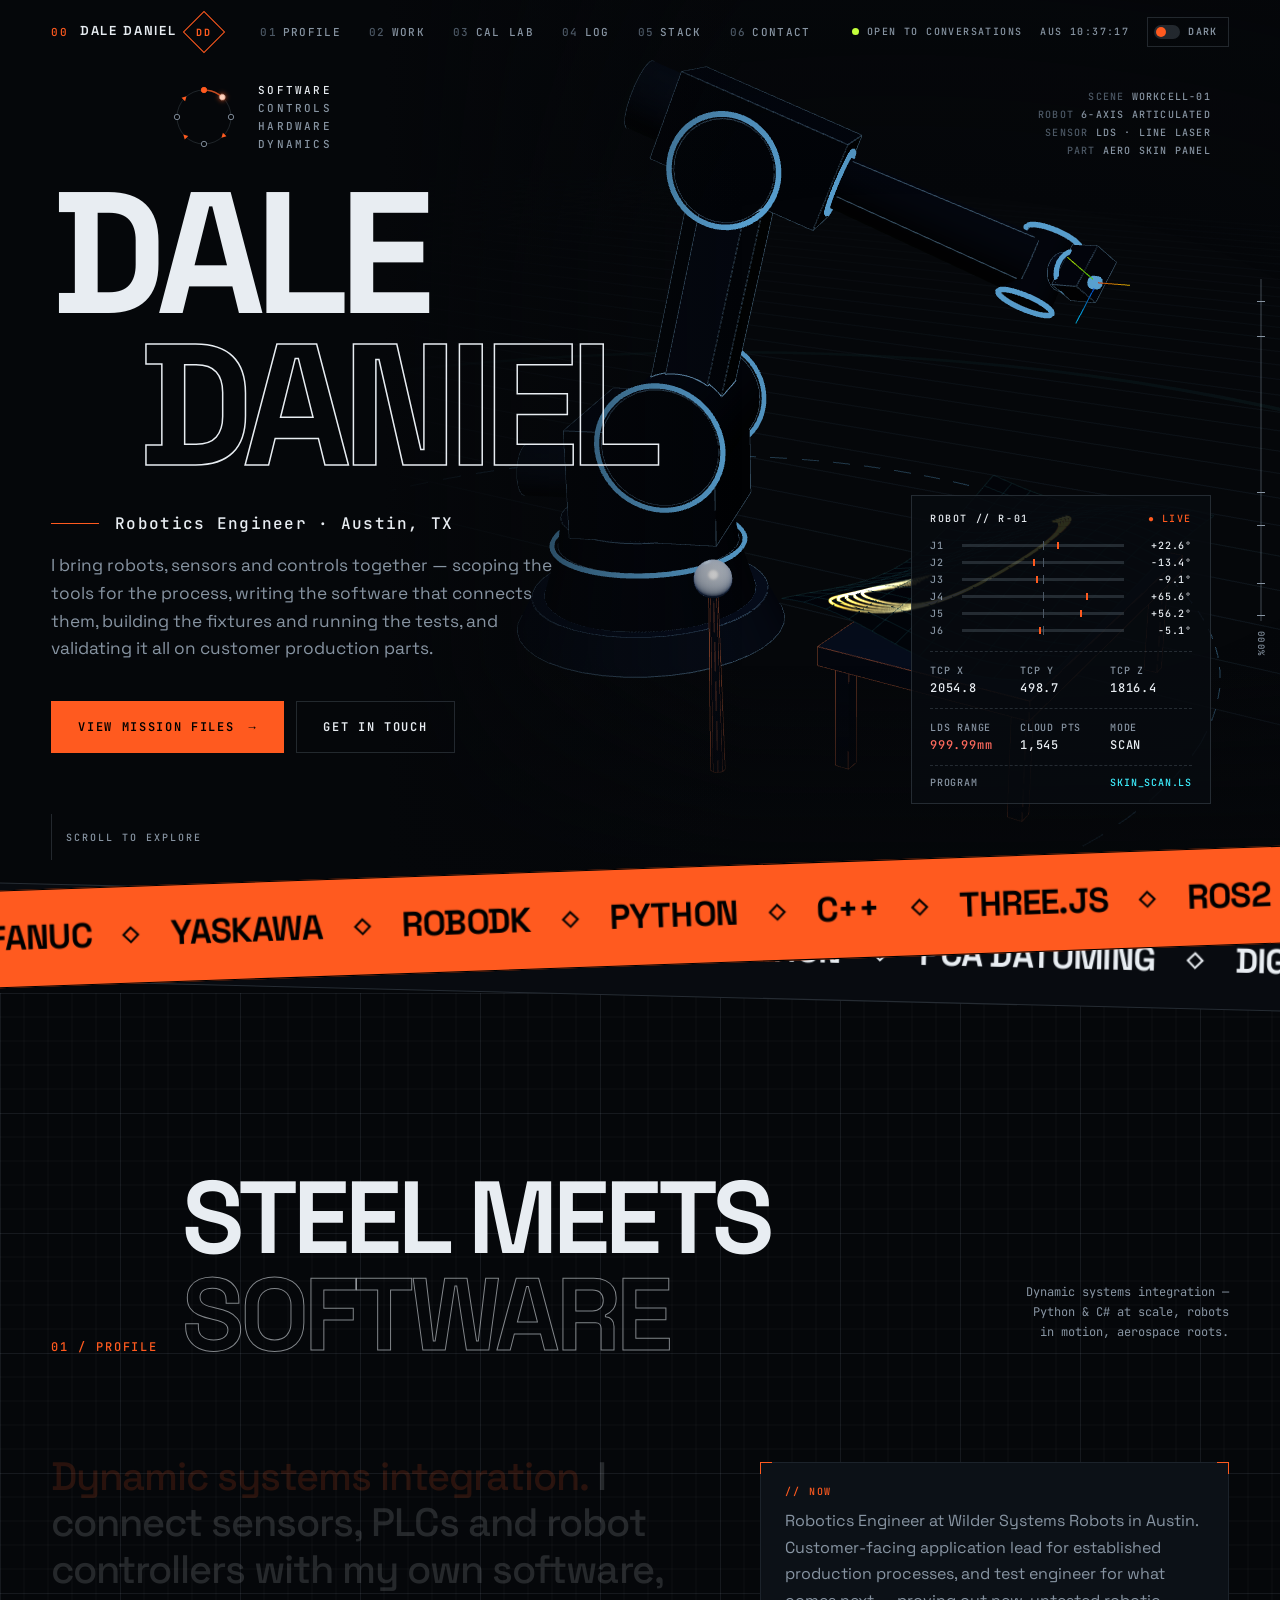
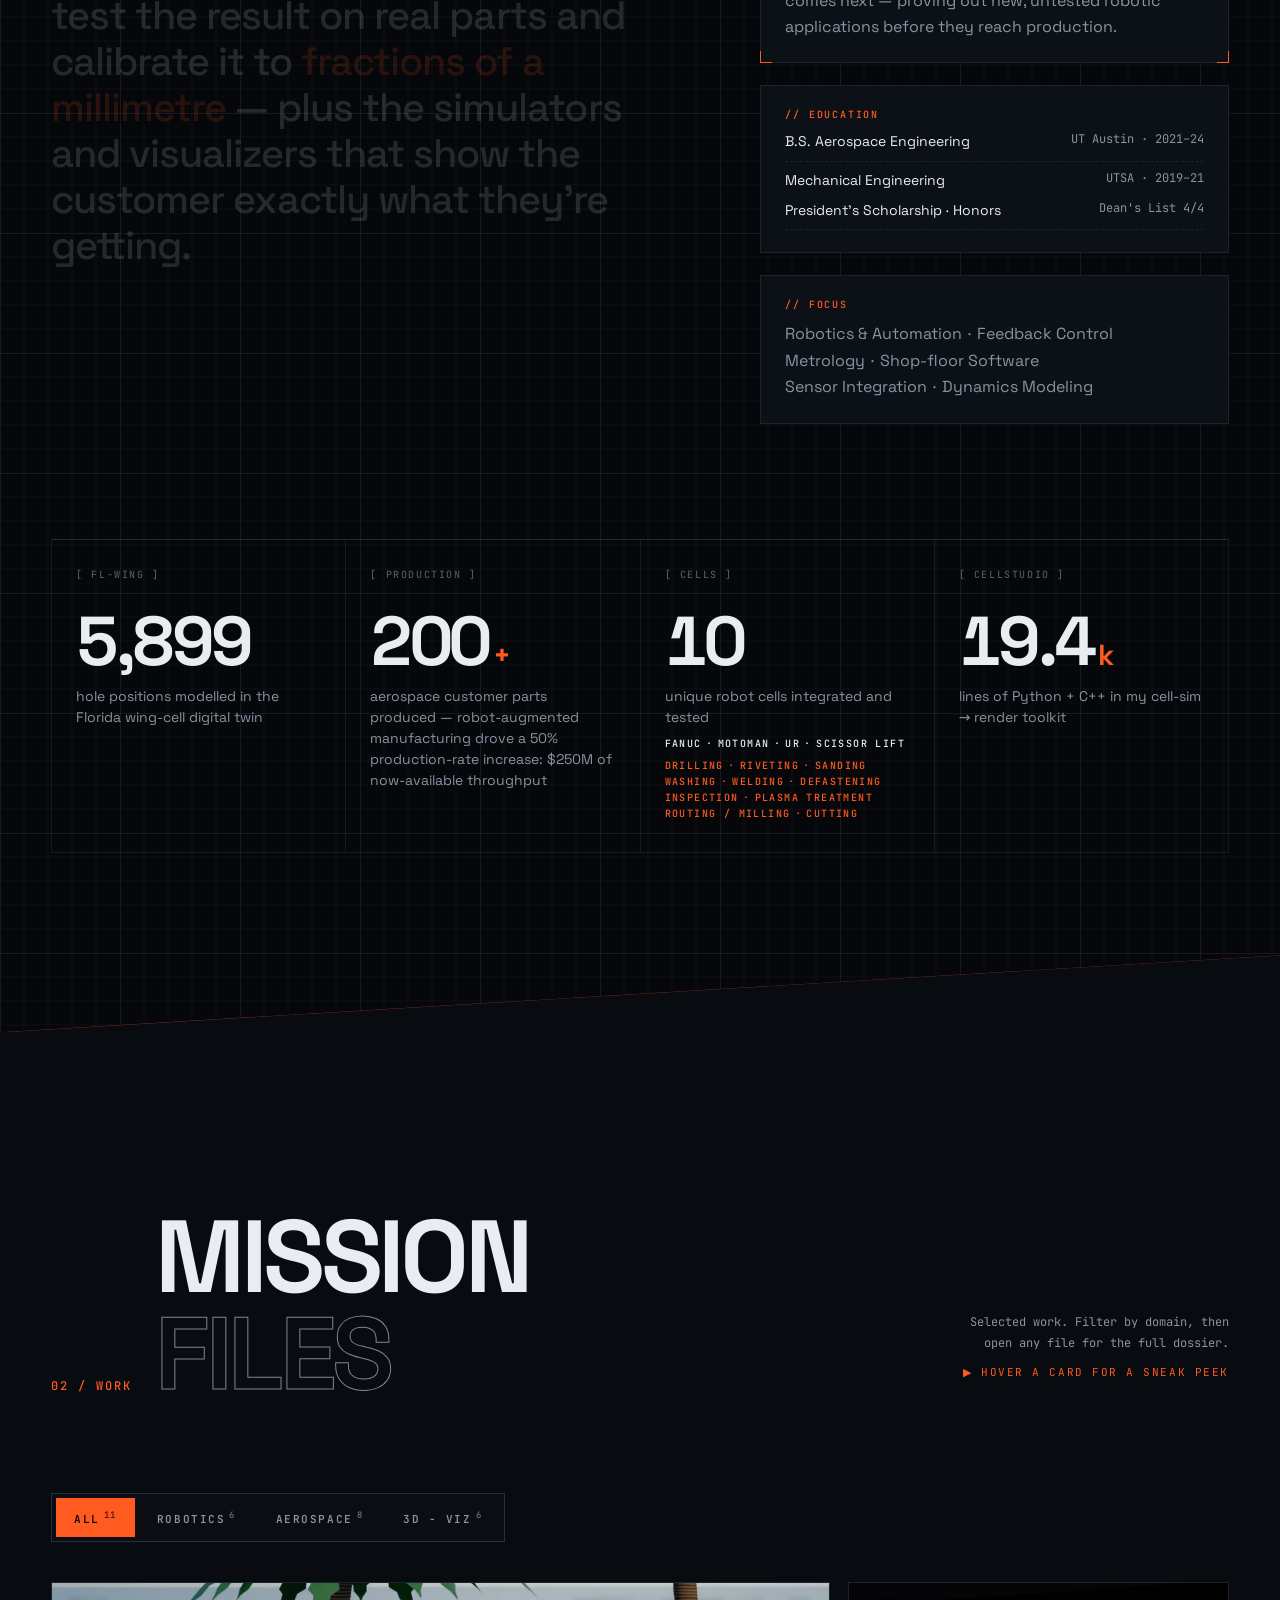
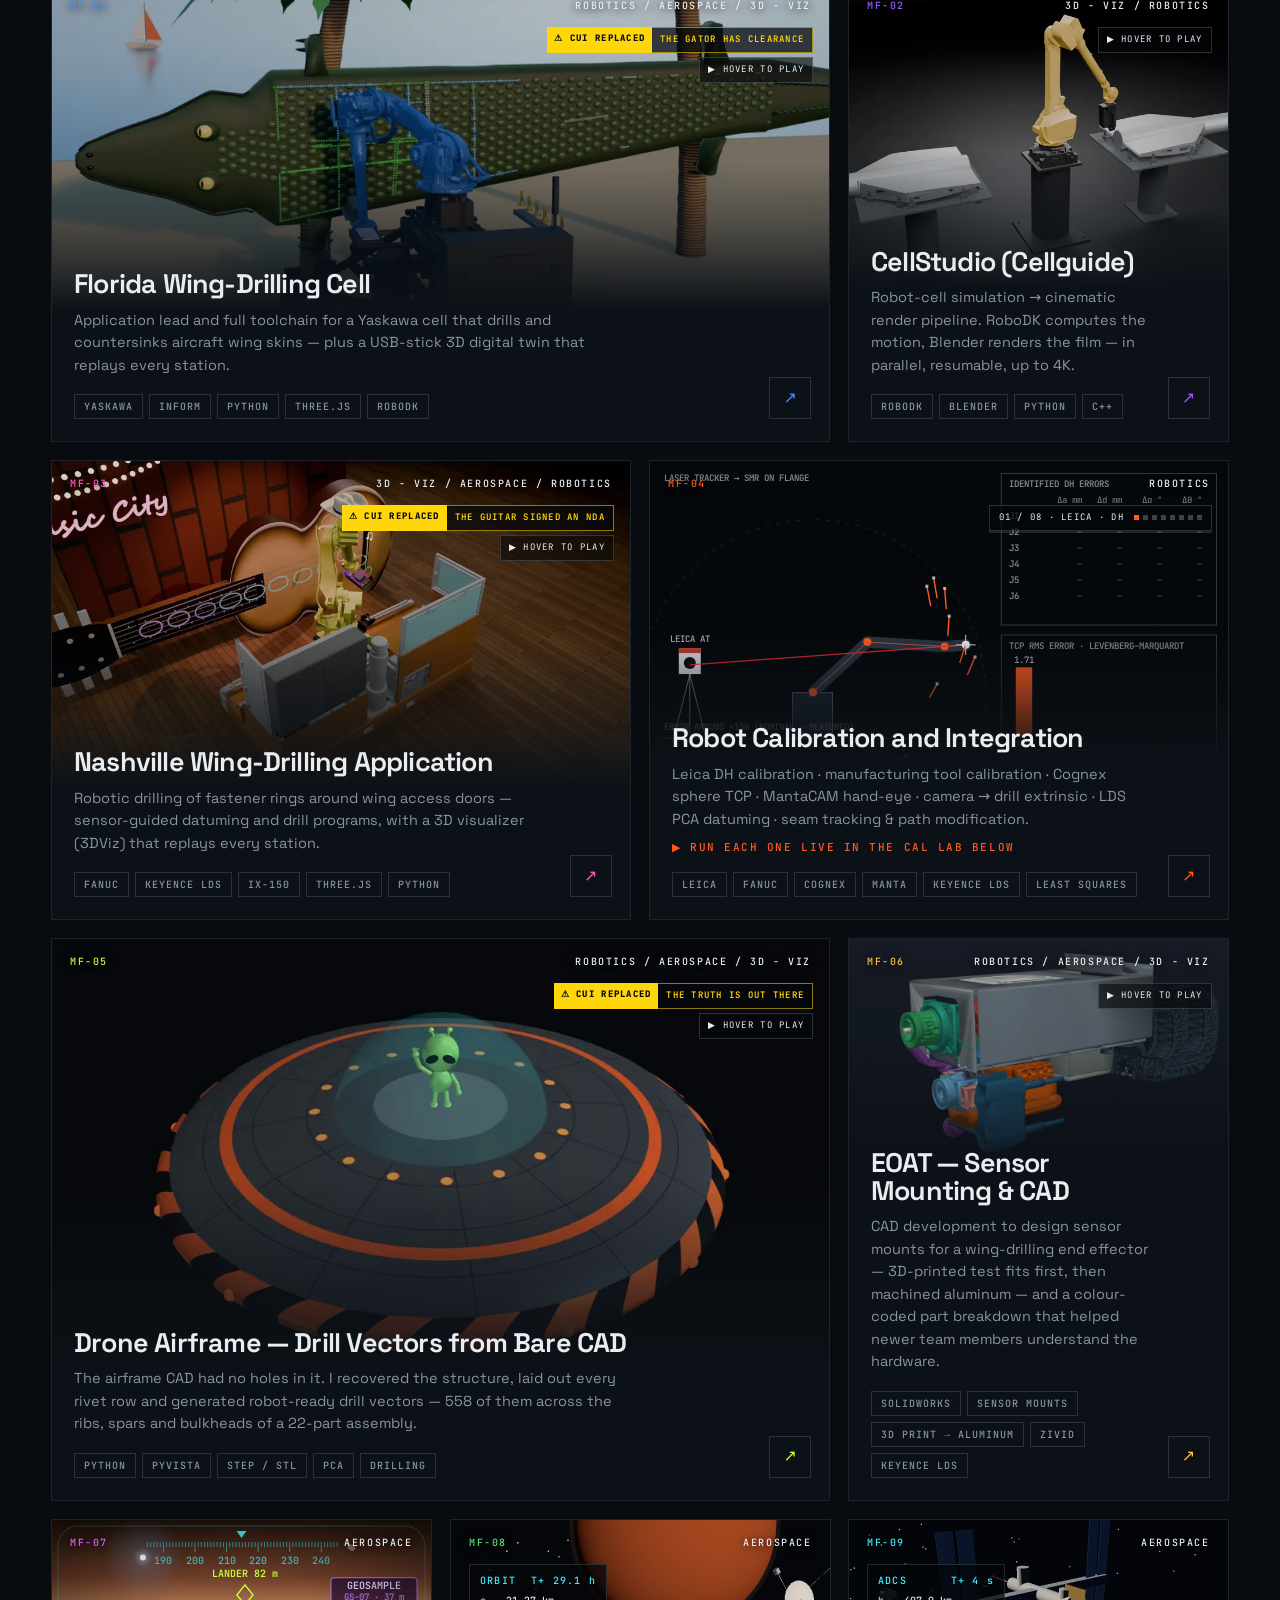
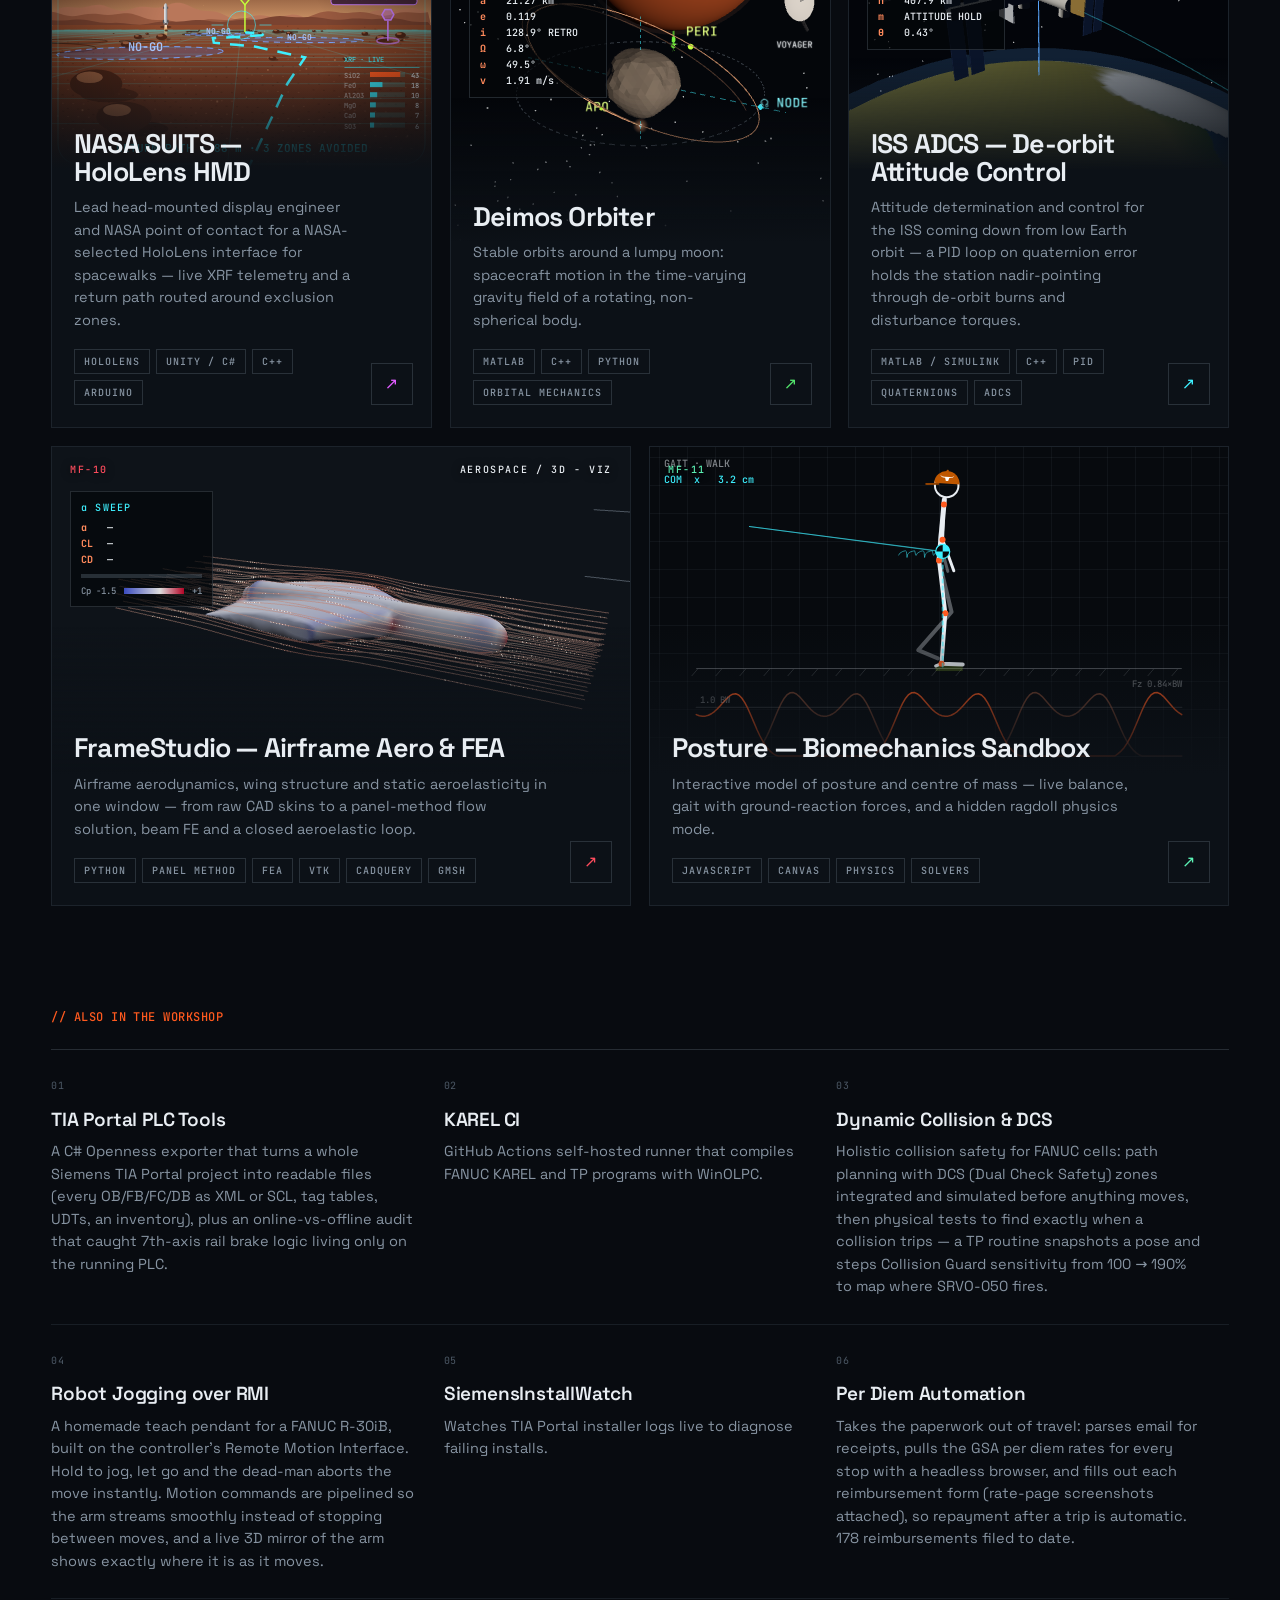
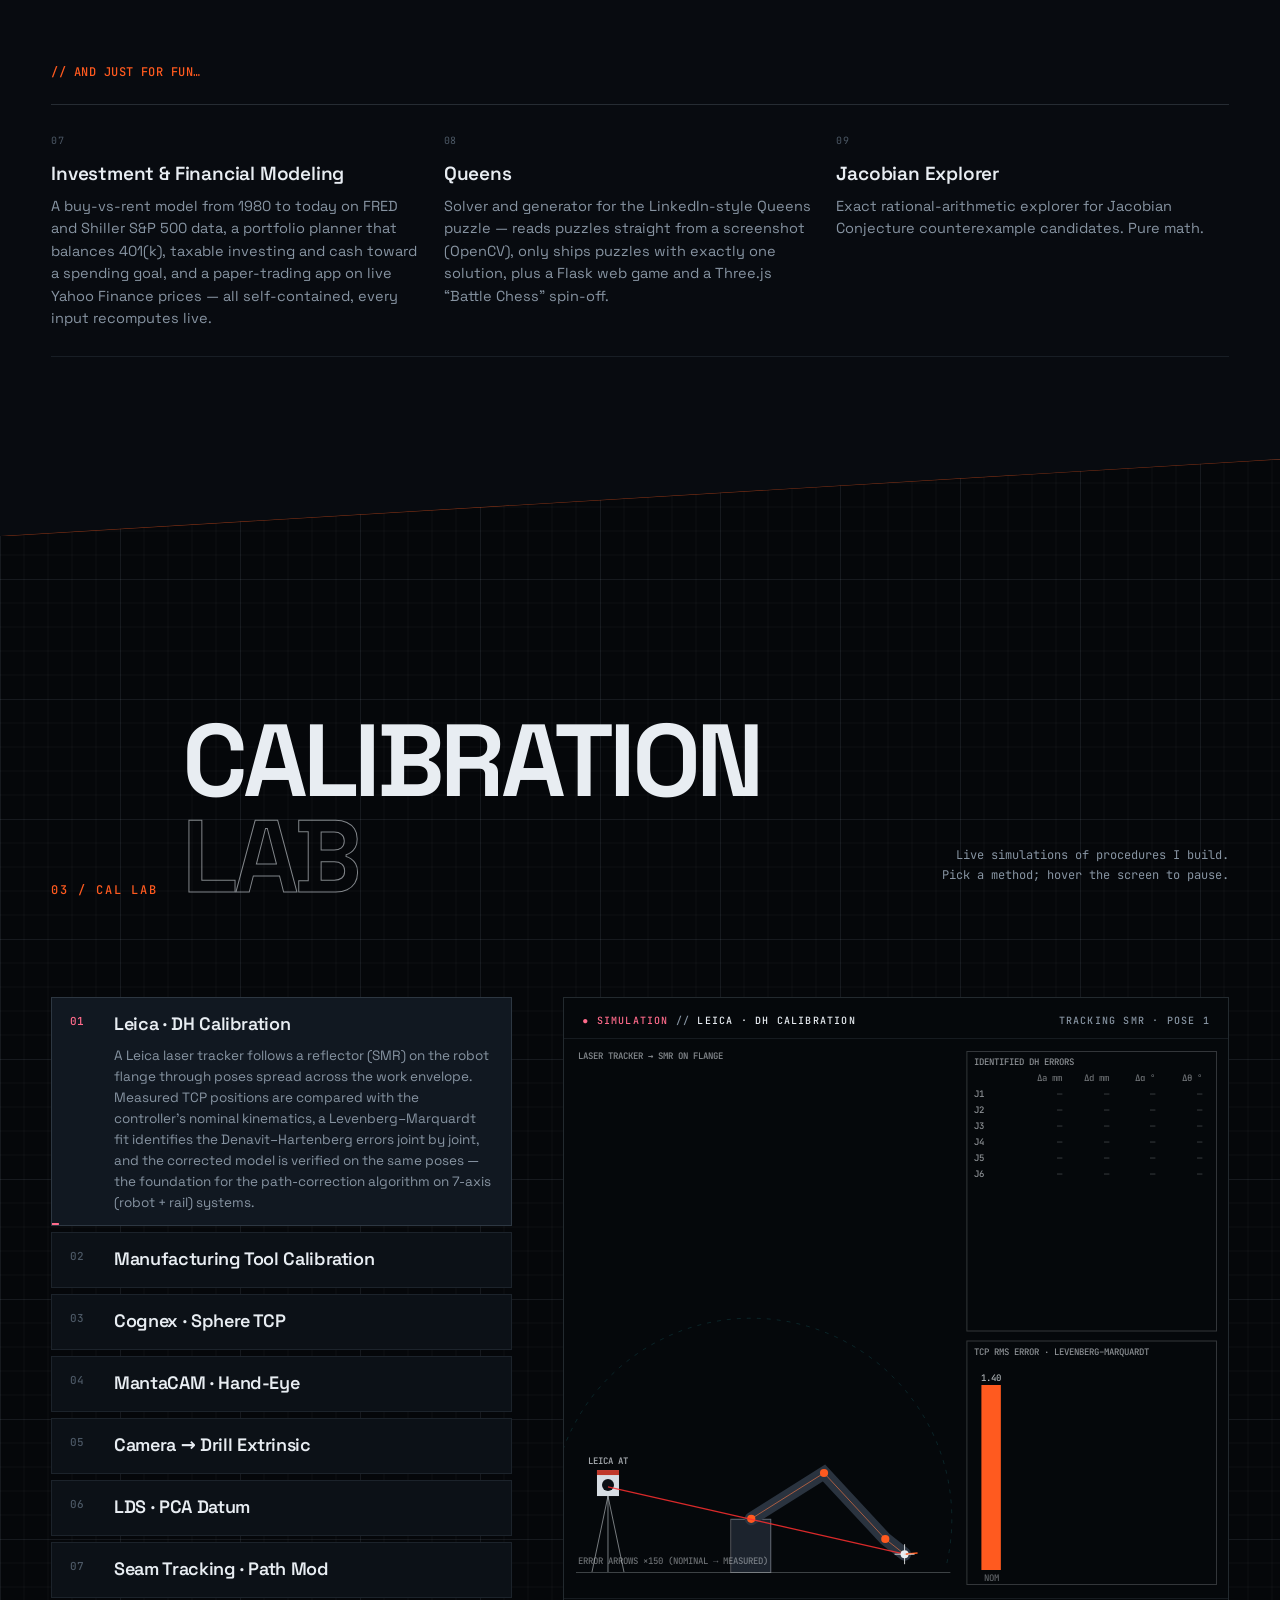
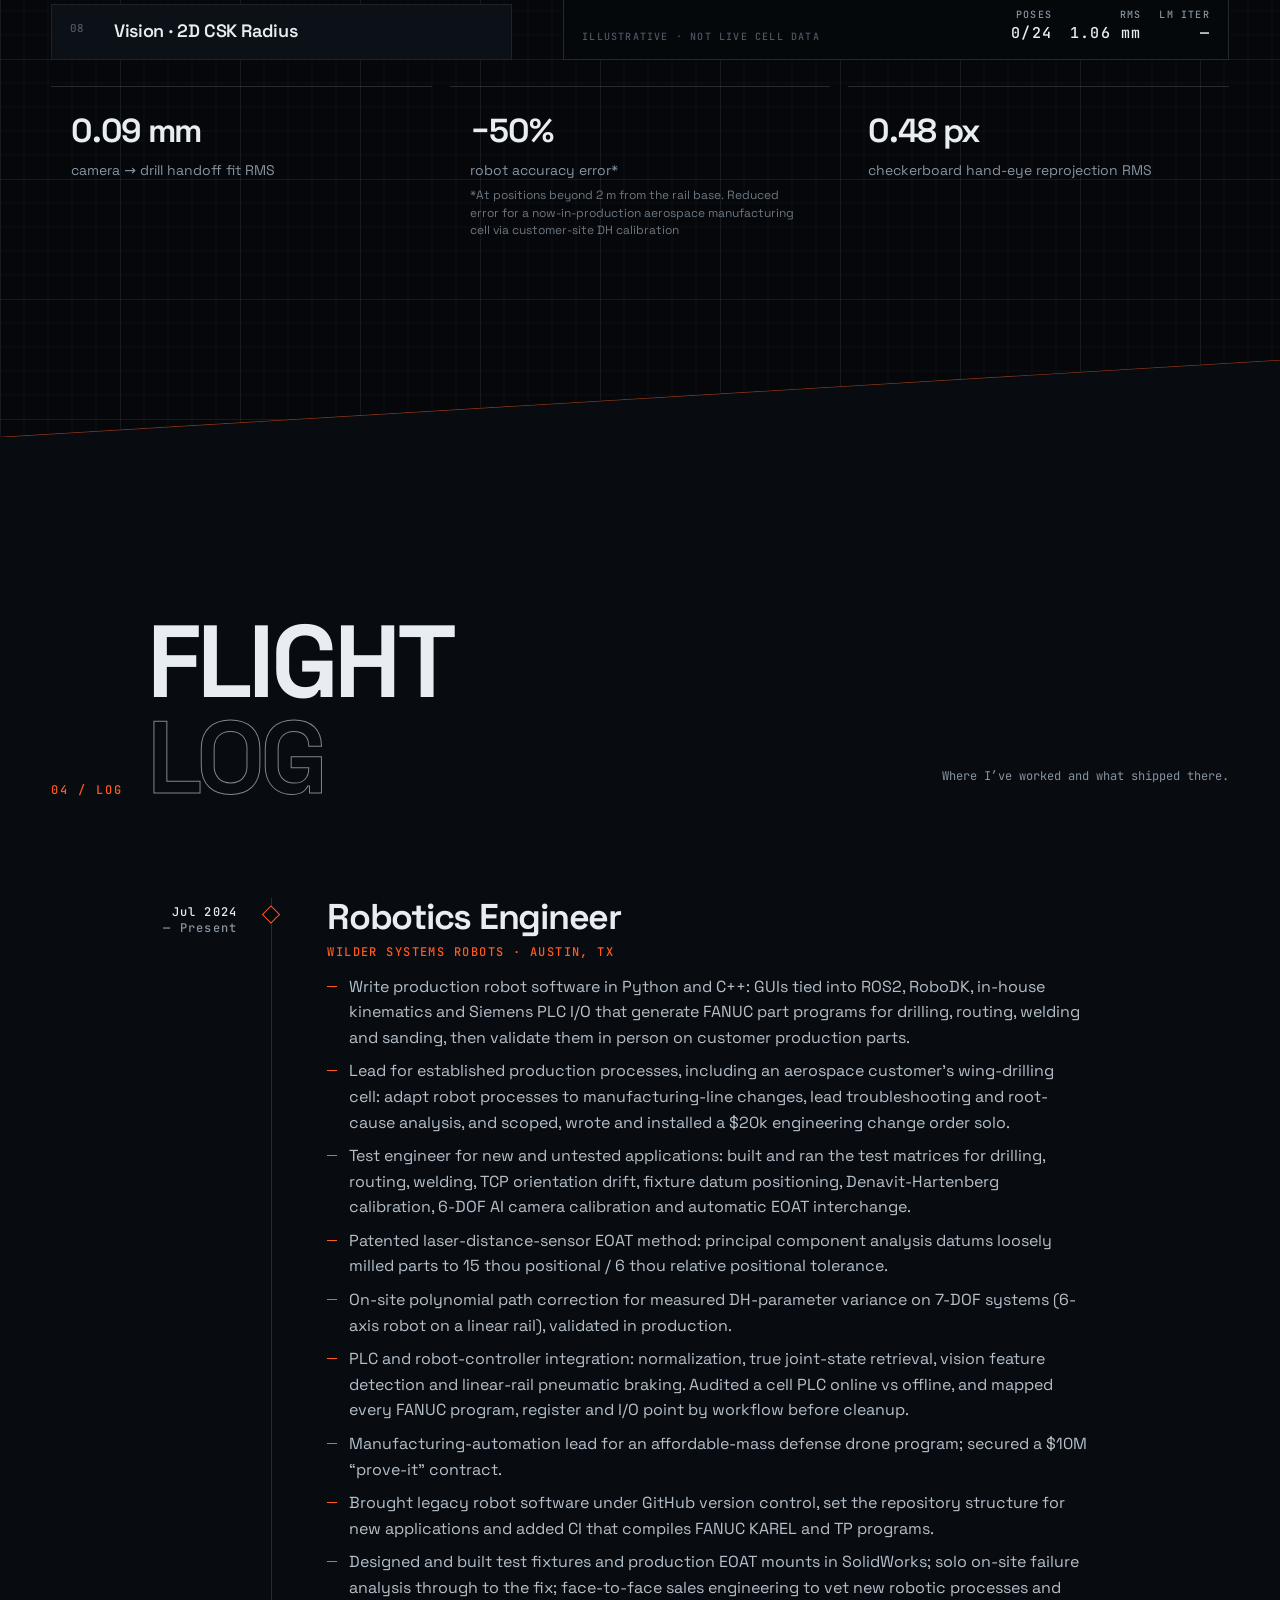
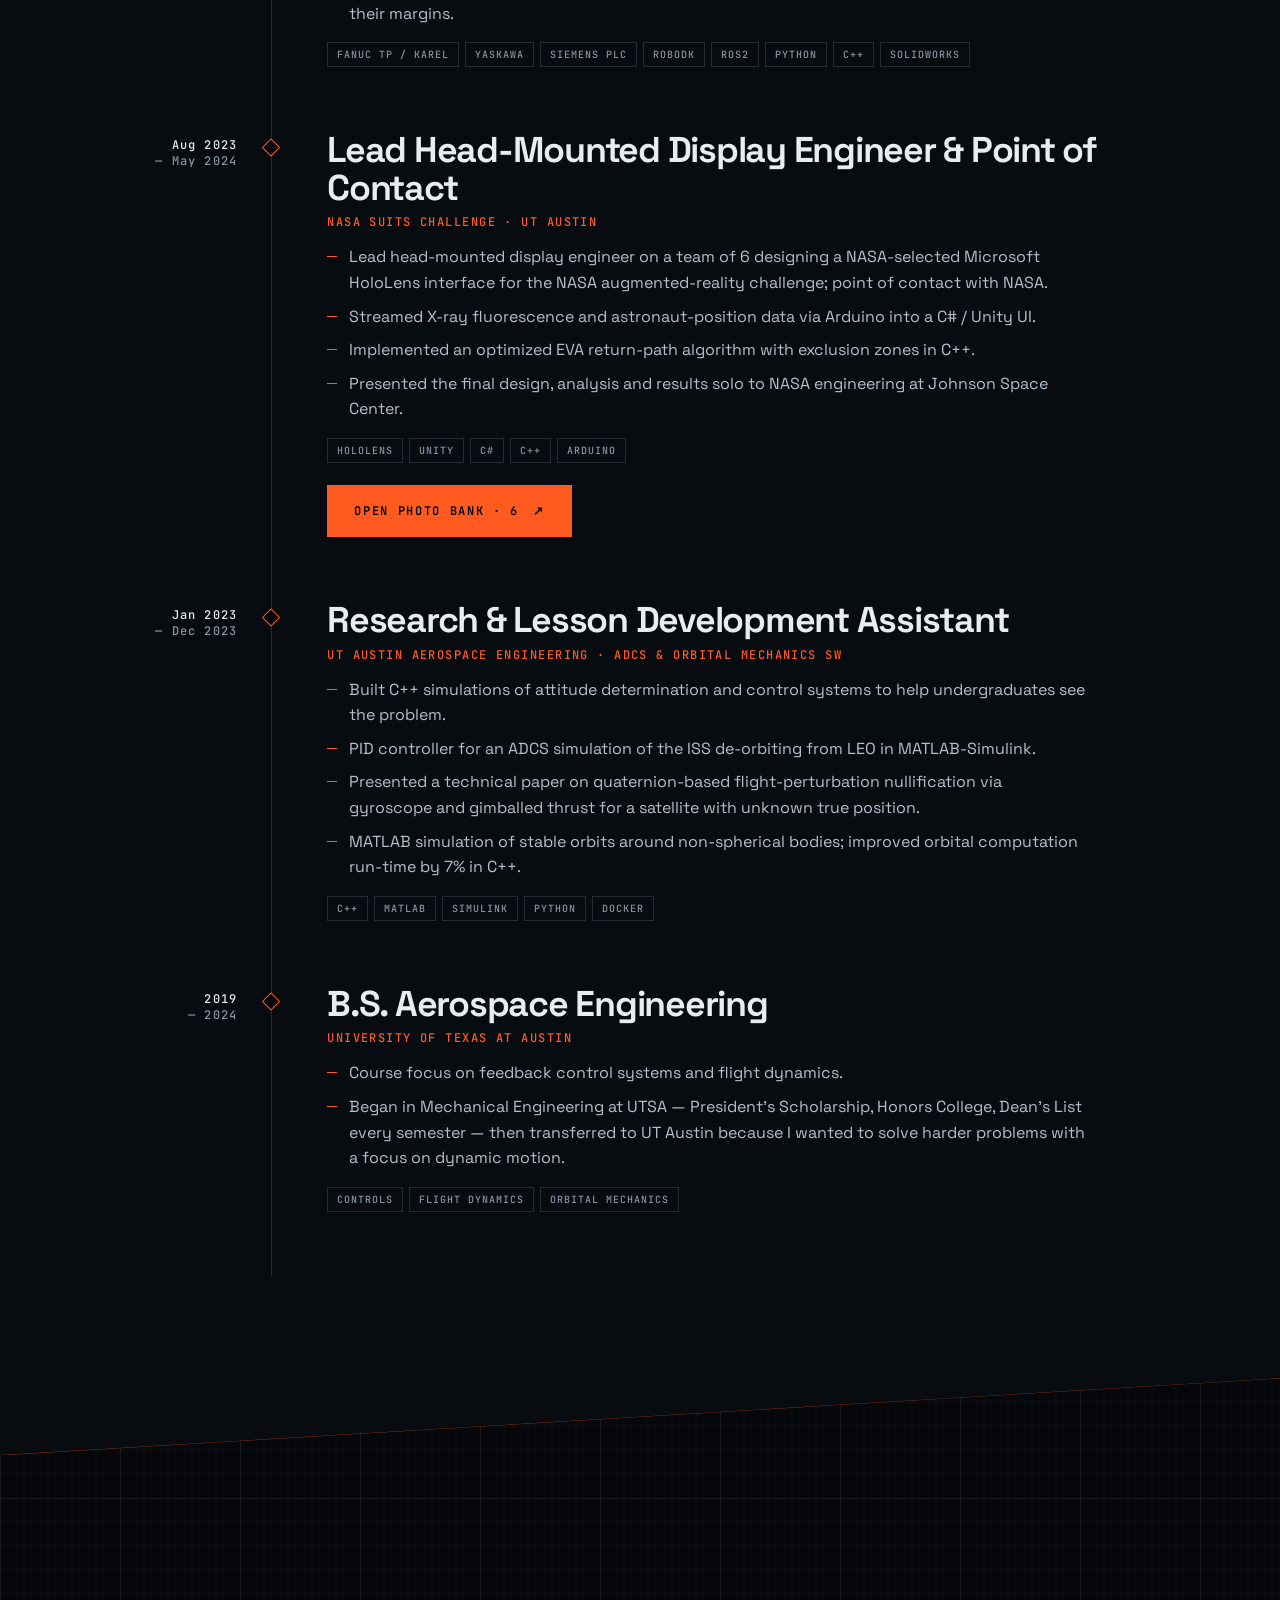
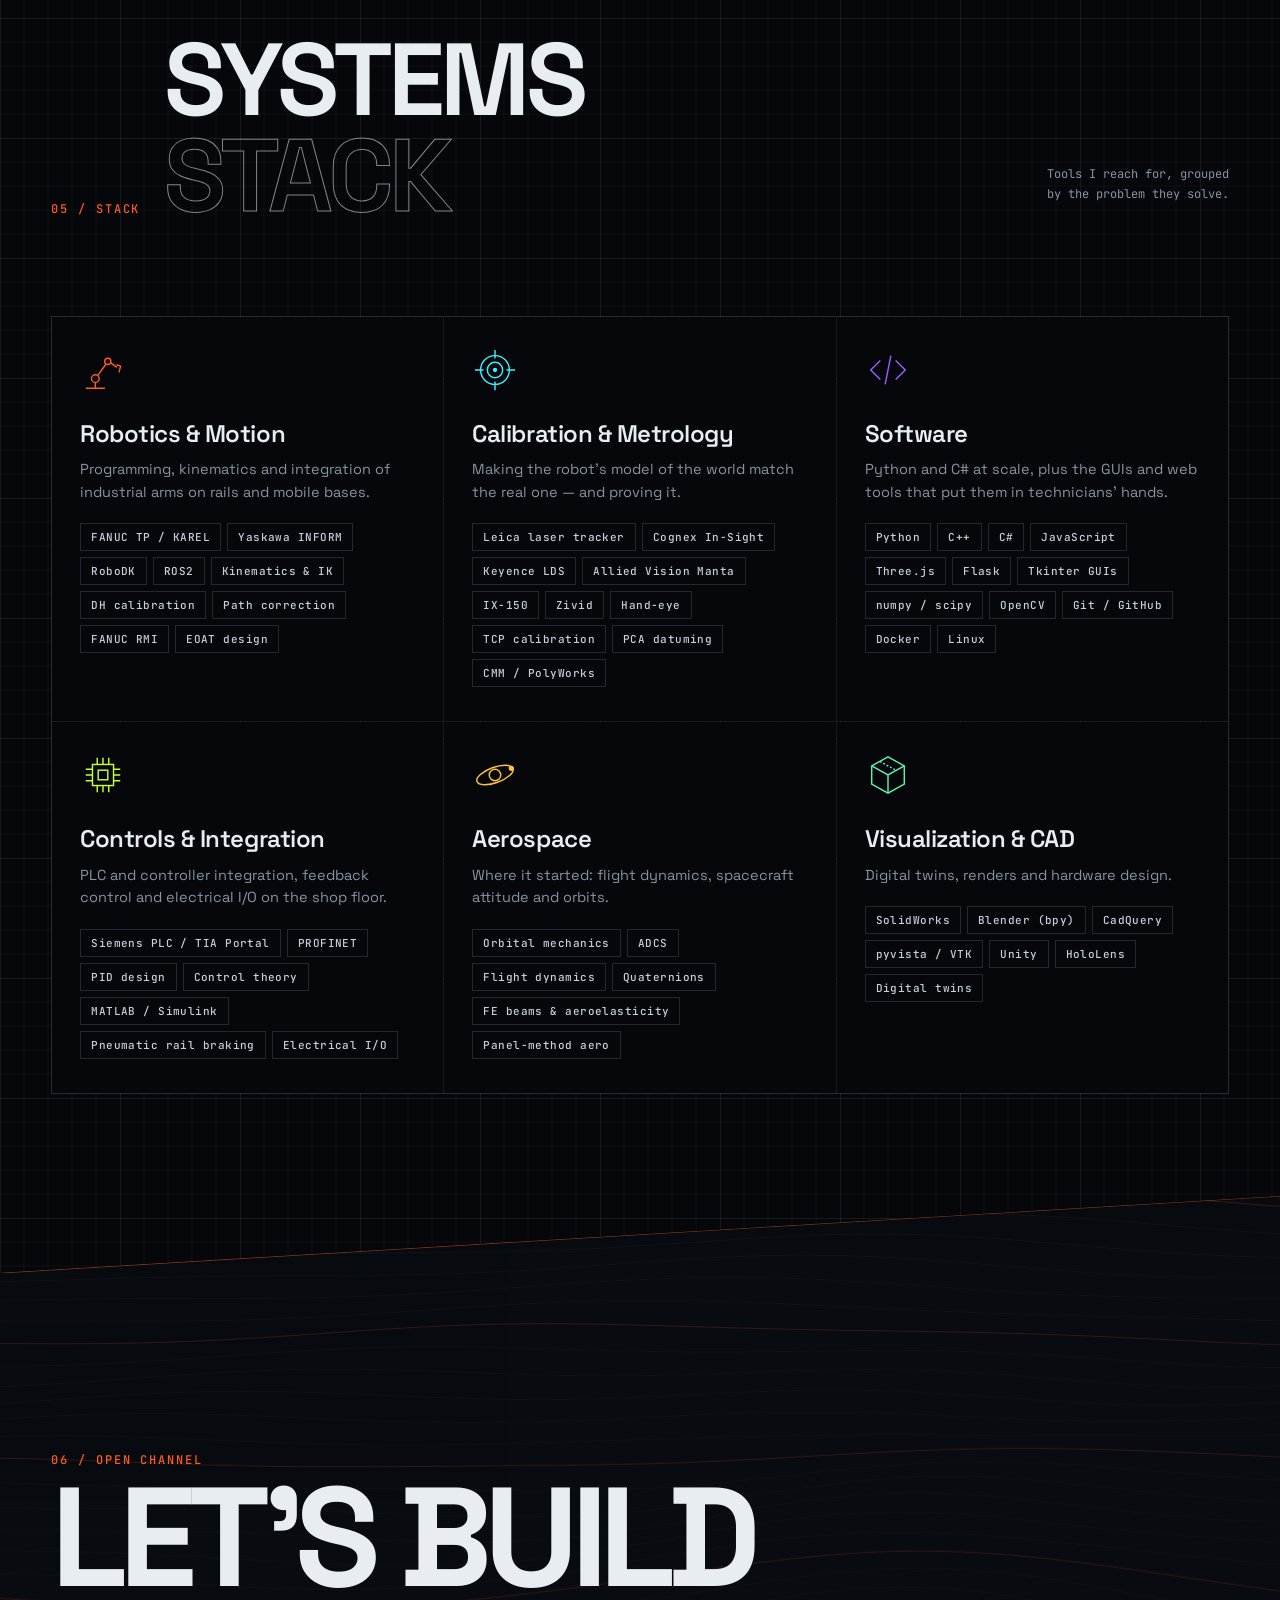
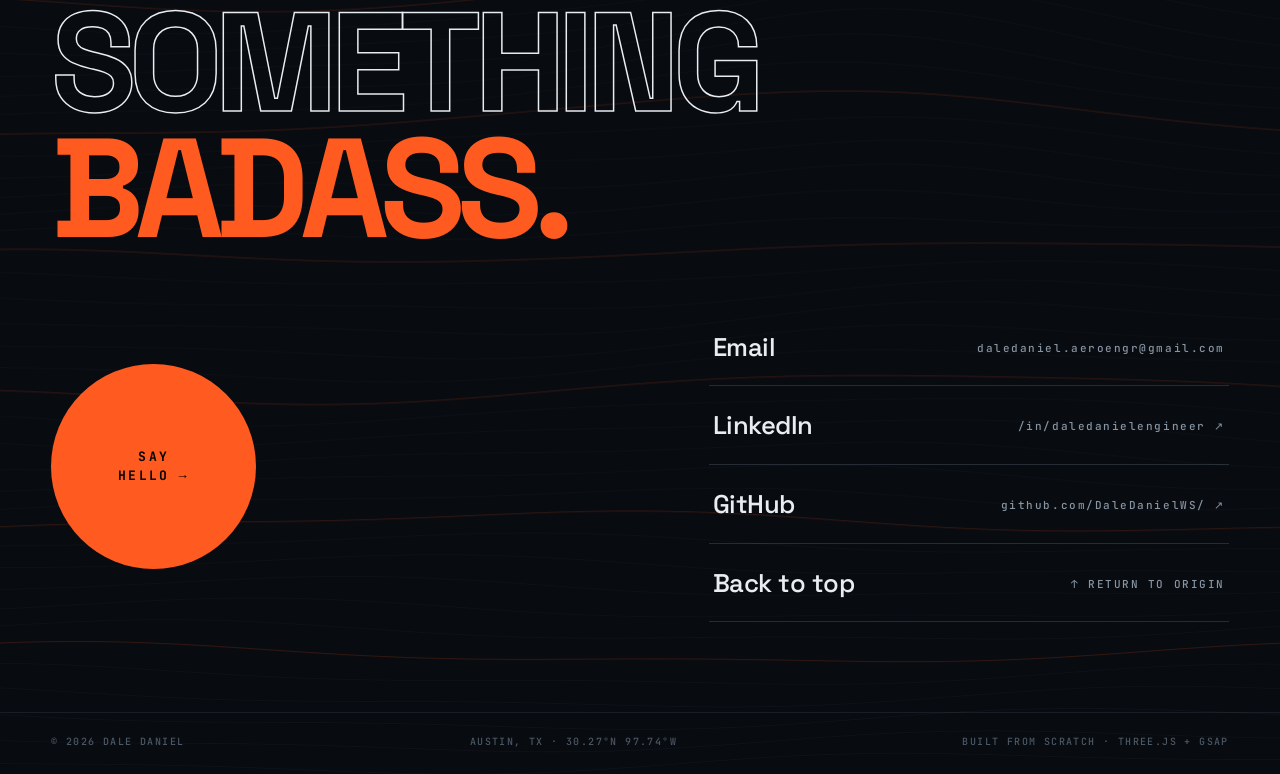
<file: index.html>
<!doctype html>
<html lang="en" class="no-js">
  <head>
    <meta charset="utf-8" />
    <meta name="viewport" content="width=device-width, initial-scale=1" />
    <title>Dale Daniel — Robotics Engineer</title>
    <meta
      name="description"
      content="I seriously doubt you’ll regret clicking this."
    />
    <meta name="theme-color" content="#05070a" />
    <meta property="og:title" content="Dale Daniel — Robotics Engineer" />
    <meta property="og:description" content="I seriously doubt you’ll regret clicking this." />
    <meta property="og:type" content="website" />
    <meta property="og:url" content="https://daledanielws.github.io/" />
    <meta property="og:image" content="https://daledanielws.github.io/og-image.jpg" />
    <meta property="og:image:width" content="1200" />
    <meta property="og:image:height" content="630" />
    <meta name="twitter:image" content="https://daledanielws.github.io/og-image.jpg" />
    <meta name="twitter:card" content="summary_large_image" />
    <link rel="icon" href="favicon.svg" type="image/svg+xml" />
    <link rel="icon" href="favicon-32.png" sizes="32x32" type="image/png" />
    <link rel="apple-touch-icon" href="apple-touch-icon.png" />
    <script>
      document.documentElement.classList.replace('no-js', 'js');
      // apply the saved light/dark choice before first paint (no flash)
      try {
        if (localStorage.getItem('dd-theme') === 'light') document.documentElement.dataset.theme = 'light';
      } catch (e) {}
    </script>
    <script type="module" crossorigin src="./assets/index-Bm1InKKU.js"></script>
    <link rel="stylesheet" crossorigin href="./assets/index-BmgMmLCh.css">
    <link rel="modulepreload" crossorigin href="./assets/hero-DARFWDT0.js">
    <link rel="modulepreload" crossorigin href="./assets/three.module-BrecXwE-.js">
    <link rel="preload" as="font" type="font/woff2" crossorigin href="./assets/jetbrains-mono-latin-wght-normal-B9CIFXIH.woff2">
    <link rel="preload" as="font" type="font/woff2" crossorigin href="./assets/space-grotesk-latin-wght-normal-BhU9QXUp.woff2">
  </head>
  <body class="is-booting">
    <!-- boot -->
    <div class="boot" id="boot" aria-hidden="true">
      <div class="boot__shutter boot__shutter--top"></div>
      <div class="boot__shutter boot__shutter--bot"></div>
      <div class="boot__panel">
        <div class="boot__brand"><span>DD // SYSTEMS</span><span id="boot-ver">BOOT</span></div>
        <div class="boot__log" id="boot-log"></div>
        <div class="boot__bar"><i id="boot-bar"></i></div>
        <div class="boot__pct"><span>INITIALIZING WORKCELL</span><span id="boot-pct">000%</span></div>
      </div>
      <div class="boot__skip">CLICK TO SKIP</div>
    </div>

    <div class="cursor" id="cursor" aria-hidden="true">
      <div class="cursor__ring"><span class="cursor__label"></span></div>
      <div class="cursor__dot"></div>
    </div>

    <header class="nav" id="nav">
      <a class="nav__brand" href="#top" data-link="top" aria-label="Back to top">
        <b class="nav__n">00</b>
        <span id="nav-name">DALE DANIEL</span>
        <span class="nav__mark"><span id="nav-initials">DD</span></span>
      </a>
      <nav class="nav__links" id="nav-links" aria-label="Sections"></nav>
      <div class="nav__meta">
        <span class="status"><i></i><span id="nav-status"></span></span>
        <span class="clock" id="clock">--:--:--</span>
        <button class="theme-toggle" id="theme-toggle" aria-label="Switch light / dark mode" data-cursor="MODE">
          <span class="theme-toggle__track"><i></i></span><span class="theme-toggle__label">DARK</span>
        </button>
        <button class="nav__burger" id="burger" aria-label="Menu"><i></i><i></i></button>
      </div>
    </header>
    <nav class="menu" id="menu" aria-label="Mobile"></nav>

    <div class="rail" id="rail" aria-hidden="true">
      <div class="rail__fill"></div>
      <span class="rail__pct">000%</span>
    </div>

    <main>
      <!-- HERO -->
      <section class="hero" id="top">
        <canvas class="hero__canvas" id="hero-canvas" aria-hidden="true"></canvas>
        <div class="hero__vignette"></div>
        <div class="wrap hero__content">
          <div class="hero__eyebrow" id="hero-eyebrow"></div>
          <h1 class="hero__title" id="hero-title"></h1>
          <div class="hero__role" id="hero-role"></div>
          <p class="hero__lede" id="hero-lede"></p>
          <div class="hero__cta">
            <a class="btn btn--solid" href="#work">View mission files <span class="arr">→</span></a>
            <a class="btn" href="#contact">Get in touch</a>
          </div>
        </div>
        <div class="hero__hudlayer">
          <div class="hero__axis">
            <div>SCENE <b>WORKCELL-01</b></div>
            <div>ROBOT <b>6-AXIS ARTICULATED</b></div>
            <div>SENSOR <b>LDS · LINE LASER</b></div>
            <div>PART <b>AERO SKIN PANEL</b></div>
          </div>
          <aside class="hud brackets" id="hud" aria-hidden="true">
            <span class="br-b"></span>
            <div class="hud__head"><span>ROBOT // R-01</span><span class="rec">LIVE</span></div>
            <div id="hud-joints"></div>
            <div class="hud__grid">
              <div>TCP X<b data-hud="x">0</b></div>
              <div>TCP Y<b data-hud="y">0</b></div>
              <div>TCP Z<b data-hud="z">0</b></div>
            </div>
            <div class="hud__grid">
              <div class="laser">LDS RANGE<b data-hud="range">—</b></div>
              <div>CLOUD PTS<b data-hud="pts">0</b></div>
              <div>MODE<b>SCAN</b></div>
            </div>
            <div class="hud__foot"><span>PROGRAM</span><b>SKIN_SCAN.LS</b></div>
          </aside>
          <div class="hero__scroll"><i></i>SCROLL TO EXPLORE</div>
        </div>
      </section>

      <div class="marquee" data-dir="1"><div class="marquee__track" id="marquee-a"></div></div>
      <div class="marquee marquee--alt" data-dir="-1"><div class="marquee__track" id="marquee-b"></div></div>

      <section class="section bp-grid" id="about"></section>
      <section class="section section--layer section--alt" id="work"></section>
      <section class="section section--layer bp-grid" id="calibration"></section>
      <section class="section section--layer section--alt" id="experience"></section>
      <section class="section section--layer bp-grid" id="stack"></section>
      <section class="contact section--layer section--alt" id="contact"></section>
    </main>

    <!-- project dossier overlay -->
    <div class="dossier" id="dossier" role="dialog" aria-modal="true" aria-hidden="true" aria-labelledby="dossier-title">
      <div class="dossier__scrim" data-close></div>
      <div class="dossier__layer"></div>
      <div class="dossier__panel">
        <div class="dossier__bar">
          <span><span class="code" id="dossier-code">MF-00</span> / MISSION FILE</span>
          <div class="dossier__nav">
            <button data-prev aria-label="Previous project">← PREV</button>
            <button data-next aria-label="Next project">NEXT →</button>
            <button data-close aria-label="Close">CLOSE ✕</button>
          </div>
        </div>
        <div class="dossier__scroll" id="dossier-scroll"></div>
      </div>
    </div>

  </body>
</html>
</file>
<file: assets/index-BmgMmLCh.css>
:root{--bg:#05070a;--bg-2:#080b10;--panel:#0c1117;--panel-2:#111821;--line:#bed7eb17;--line-2:#bed7eb29;--text:#e8edf2;--muted:#8794a2;--dim:#4c5865;--accent:#ff5a1f;--accent-2:#ff8a5c;--cyan:#3ef0ff;--violet:#9b5cff;--lime:#c3ff3b;--amber:#ffc23f;--f-display:"Space Grotesk Variable", "Space Grotesk", system-ui, sans-serif;--f-mono:"JetBrains Mono Variable", "JetBrains Mono", ui-monospace, "Cascadia Code", monospace;--pad:clamp(20px, 4vw, 64px);--maxw:1440px;--nav-h:64px;--ease:cubic-bezier(.22, 1, .36, 1)}*,:before,:after{box-sizing:border-box}html{background:var(--bg);color:var(--text);-webkit-font-smoothing:antialiased;text-rendering:optimizelegibility;caret-color:#0000}input,textarea,[contenteditable]{caret-color:auto}body{font-family:var(--f-display);margin:0;font-size:16px;line-height:1.55;overflow-x:hidden}body.is-booting,body.is-locked{overflow:hidden}img{max-width:100%;display:block}a{color:inherit;text-decoration:none}button{font:inherit;color:inherit;cursor:pointer;background:0 0;border:0;padding:0}::selection{background:var(--accent);color:#000}.mono{font-family:var(--f-mono);letter-spacing:.04em}.sr-only{clip:rect(0 0 0 0);white-space:nowrap;width:1px;height:1px;position:absolute;overflow:hidden}.cursor{z-index:500;pointer-events:none;position:fixed;top:0;left:0}.cursor__dot,.cursor__ring{border-radius:50%;position:fixed;top:0;left:0;translate:-50% -50%}.cursor__dot{background:var(--accent);width:5px;height:5px}.cursor__ring{width:34px;height:34px;transition:width .35s var(--ease), height .35s var(--ease), background .3s, border-color .3s;border:1px solid #ffffff73;place-items:center;display:grid}.cursor__ring:before,.cursor__ring:after{content:"";background:#ffffffb3;position:absolute}.cursor__ring:before{width:1px;height:8px;top:-10px;left:50%}.cursor__ring:after{width:8px;height:1px;top:50%;left:-10px}.cursor__label{font:600 8px/1 var(--f-mono);letter-spacing:.08em;color:#000;opacity:0;transition:opacity .2s}.cursor.is-hover .cursor__ring{border-color:var(--accent);width:56px;height:56px}.cursor.is-label .cursor__ring{border-color:var(--accent);background:var(--accent);width:38px;height:38px}.cursor.is-label .cursor__label{opacity:1}.cursor__dot{transition:opacity .2s}.cursor.is-label .cursor__dot{opacity:0}.cursor__coords{font:500 9px/1 var(--f-mono);color:#fff9;white-space:nowrap;position:fixed;top:0;left:0;translate:22px 18px}@media (hover:none),(pointer:coarse){.cursor{display:none}}@media (hover:hover) and (pointer:fine){body.has-cursor,body.has-cursor a,body.has-cursor button{cursor:none}}.boot{z-index:300;font-family:var(--f-mono);color:var(--muted);place-items:center;font-size:12px;display:grid;position:fixed;inset:0}.boot__shutter{background:var(--bg);height:50.5%;position:absolute;left:0;right:0}.boot__shutter--top{border-bottom:1px solid var(--line-2);top:0}.boot__shutter--bot{bottom:0}.boot__panel{width:min(560px,88vw);position:relative}.boot__brand{color:var(--text);letter-spacing:.2em;justify-content:space-between;margin-bottom:18px;font-size:11px;display:flex}.boot__log{white-space:pre;min-height:9.5em;line-height:1.6}.boot__log .ok{color:var(--lime)}.boot__log .hl{color:var(--accent)}.boot__bar{background:var(--line-2);height:2px;margin-top:18px;overflow:hidden}.boot__bar i{background:var(--accent);transform-origin:0;width:100%;height:100%;display:block;transform:scaleX(0)}.boot__pct{letter-spacing:.16em;justify-content:space-between;margin-top:10px;font-size:10px;display:flex}.boot__skip{letter-spacing:.2em;color:var(--dim);font-size:10px;position:absolute;bottom:28px;left:50%;translate:-50%}.nav{z-index:100;height:var(--nav-h);padding:0 var(--pad);transition:background .4s, border-color .4s, height .4s var(--ease);border-bottom:1px solid #0000;justify-content:space-between;align-items:center;gap:24px;display:flex;position:fixed;top:0;left:0;right:0}.nav.is-scrolled{border-color:var(--line);background:#05070af0;height:54px}.nav__brand{letter-spacing:.14em;align-items:center;gap:12px;font-size:13px;font-weight:600;display:flex}.nav__n{font:500 11px var(--f-mono);letter-spacing:.12em;color:var(--dim);transition:color .25s}.nav__brand:hover .nav__n,.nav__brand.is-active .nav__n{color:var(--accent)}.nav__mark{border:1px solid var(--accent);width:30px;height:30px;font:700 10px var(--f-mono);place-items:center;display:grid;rotate:45deg}.nav__mark span{color:var(--accent);rotate:-45deg}.nav__links{font:500 11px var(--f-mono);letter-spacing:.12em;gap:4px;display:flex}.nav__links a{color:var(--muted);padding:8px 12px;transition:color .25s;position:relative}.nav__links a b{color:var(--dim);margin-right:6px;font-weight:500;transition:color .25s}.nav__links a:after{content:"";background:var(--accent);transform-origin:100%;height:1px;transition:transform .4s var(--ease);position:absolute;bottom:2px;left:12px;right:12px;transform:scaleX(0)}.nav__links a:hover,.nav__links a.is-active{color:var(--text)}.nav__links a.is-active b,.nav__links a:hover b{color:var(--accent)}.nav__links a.is-active:after{transform-origin:0;transform:scaleX(1)}.nav__meta{font:500 10px var(--f-mono);letter-spacing:.14em;color:var(--muted);align-items:center;gap:18px;display:flex}.status{align-items:center;gap:8px;display:inline-flex}.status i{background:var(--lime);border-radius:50%;width:7px;height:7px;animation:2s infinite ping;box-shadow:0 0 #c3ff3b99}@keyframes ping{0%{box-shadow:0 0 #c3ff3b8c}70%{box-shadow:0 0 0 9px #c3ff3b00}to{box-shadow:0 0 #c3ff3b00}}.nav__burger{border:1px solid var(--line-2);width:40px;height:40px;display:none;position:relative}.nav__burger i{background:var(--text);height:1px;transition:transform .4s var(--ease), top .4s var(--ease);position:absolute;left:11px;right:11px}.nav__burger i:first-child{top:16px}.nav__burger i:nth-child(2){top:23px}body.menu-open .nav__burger i:first-child{top:19px;transform:rotate(45deg)}body.menu-open .nav__burger i:nth-child(2){top:19px;transform:rotate(-45deg)}.menu{z-index:99;padding:var(--pad);clip-path:inset(0 0 100%);transition:clip-path .7s var(--ease);background:#05070af7;flex-direction:column;justify-content:center;gap:8px;display:flex;position:fixed;inset:0}body.menu-open .menu{clip-path:inset(0)}.menu a{letter-spacing:-.02em;font-size:clamp(36px,10vw,64px);font-weight:600;line-height:1.1}.menu a b{font:500 12px var(--f-mono);color:var(--accent);vertical-align:top;margin-right:10px}.menu .nav__mark{vertical-align:middle;width:2.5em;height:2.5em;margin-left:.5em;font-size:clamp(12px,3vw,18px);display:inline-grid}.rail{z-index:80;background:var(--line-2);width:2px;height:38vh;position:fixed;top:50%;right:18px;translate:0 -50%}.rail__fill{background:var(--accent);transform-origin:top;position:absolute;inset:0;transform:scaleY(0)}.rail__tick{background:var(--muted);width:8px;height:1px;position:absolute;left:-3px}.rail__pct{font:500 9px var(--f-mono);color:var(--muted);writing-mode:vertical-rl;letter-spacing:.14em;position:absolute;top:calc(100% + 10px);left:50%;translate:-50%}.wrap{width:100%;max-width:var(--maxw);padding:0 var(--pad);margin:0 auto}.section{background:var(--bg);padding:clamp(96px,14vw,180px) 0;position:relative}.section--layer{z-index:2;clip-path:polygon(0 6vw,100% 0,100% 100%,0 100%);margin-top:-6vw;padding-top:calc(clamp(96px,14vw,180px) + 6vw)}.bp-grid{background-image:url("data:image/svg+xml,%3Csvg xmlns='http://www.w3.org/2000/svg' width='120' height='120'%3E%3Cpath d='M24 0V120M48 0V120M72 0V120M96 0V120M0 24H120M0 48H120M0 72H120M0 96H120' stroke='%23bed7eb' stroke-opacity='.035'/%3E%3Cpath d='M.5 0V120M0 .5H120' stroke='%23bed7eb' stroke-opacity='.09'/%3E%3C/svg%3E");background-size:120px 120px}.sec-head{grid-template-columns:auto 1fr auto;align-items:end;gap:24px;margin-bottom:clamp(48px,7vw,96px);display:grid}.sec-head__idx{font:500 12px var(--f-mono);color:var(--accent);letter-spacing:.16em;padding-bottom:10px}.sec-head__title{letter-spacing:-.045em;text-transform:uppercase;margin:0;font-size:clamp(44px,8vw,128px);font-weight:650;line-height:.9}.sec-head__title .out{color:#0000;-webkit-text-stroke:1px #e8edf28c}.sec-head__aside{max-width:300px;font:400 12px/1.7 var(--f-mono);color:var(--muted);text-wrap:balance;text-align:right;padding-bottom:10px}.sec-head__tip{letter-spacing:.14em;text-transform:uppercase;color:var(--accent);margin-top:10px;font-size:11px;display:block}.split-line{padding-bottom:.04em;display:block;overflow:hidden}.brackets{position:relative}.brackets:before,.brackets:after,.brackets>.br-b:before,.brackets>.br-b:after{content:"";border-color:var(--accent);pointer-events:none;border-style:solid;width:12px;height:12px;position:absolute}.brackets:before{border-width:1px 0 0 1px;top:-1px;left:-1px}.brackets:after{border-width:1px 1px 0 0;top:-1px;right:-1px}.brackets>.br-b:before{border-width:0 0 1px 1px;bottom:-1px;left:-1px}.brackets>.br-b:after{border-width:0 1px 1px 0;bottom:-1px;right:-1px}.tag{border:1px solid var(--line-2);font:500 10px var(--f-mono);letter-spacing:.1em;color:var(--muted);text-transform:uppercase;white-space:nowrap;align-items:center;gap:6px;padding:5px 9px;display:inline-flex}.btn{height:52px;font:600 12px var(--f-mono);letter-spacing:.14em;text-transform:uppercase;border:1px solid var(--line-2);isolation:isolate;transition:color .4s var(--ease), border-color .4s;align-items:center;gap:14px;padding:0 26px;display:inline-flex;position:relative;overflow:hidden}.btn:before{content:"";z-index:-1;background:var(--accent);transition:transform .5s var(--ease);position:absolute;inset:0;transform:translateY(101%)}.btn:hover{color:#000;border-color:var(--accent)}.btn:hover:before{transform:translateY(0)}.btn--solid{background:var(--accent);color:#000;border-color:var(--accent)}.btn--solid:before{background:var(--text)}.btn .arr{transition:transform .4s var(--ease)}.btn:hover .arr{transform:translate(4px)}.hero{background:var(--bg);min-height:100svh;position:relative;overflow:hidden}.hero__canvas{width:100%;height:100%;display:block;position:absolute;inset:0}@media (width>=1001px){.hero__canvas{width:70%;left:30%}}.hero__vignette{pointer-events:none;background:linear-gradient(90deg, var(--bg) 30%, #05070a99 40%, #05070a00 58%), linear-gradient(0deg, #05070a 0%, #05070a00 26%), radial-gradient(ellipse at 70% 50%, transparent 40%, #05070a8c 100%);position:absolute;inset:0}.hero__content{z-index:2;min-height:100svh;padding-top:var(--nav-h);pointer-events:none;flex-direction:column;justify-content:center;padding-bottom:130px;display:flex;position:relative}@media (height<=700px){.hero__scroll{display:none}.hero__content{padding-bottom:56px}}.hero__content a,.hero__content button{pointer-events:auto}.hero__eyebrow{font:500 11px var(--f-mono);letter-spacing:.2em;color:var(--muted);align-items:center;gap:18px;margin-bottom:26px;display:flex}.loop{flex:none;width:72px;height:72px;overflow:visible}.loop__ring{fill:none;stroke:var(--line-2);stroke-width:1px}.loop__arrow{fill:var(--accent)}.loop__arrow--ccw,.loop.is-rev .loop__arrow--cw{display:none}.loop.is-rev .loop__arrow--ccw{display:inline}.loop__node{fill:var(--bg);stroke:var(--muted);stroke-width:1px;transition:fill .25s,stroke .25s}.loop__node.is-on{fill:var(--accent);stroke:var(--accent)}.loop__trail{fill:none;stroke:var(--accent);stroke-width:1.6px;stroke-dasharray:10 90;opacity:.75}.loop__dot{fill:#ffd2bd;filter:drop-shadow(0 0 3px var(--accent))}.loop__text ol{gap:4px;margin:0;padding:0;list-style:none;display:grid}.loop__text li{transition:color .25s}.loop__text li.is-on{color:var(--text)}.hero__title{letter-spacing:-.06em;text-transform:uppercase;margin:0;font-size:clamp(56px,min(13.5vw,21vh),220px);font-weight:700;line-height:.82}.hero__title .row{padding:.02em 0 .04em;display:block;overflow:hidden}.hero__title .row:nth-child(2){color:#0000;-webkit-text-stroke:1.5px var(--text);padding-left:.5em}.hero__title .ch{display:inline-block}.hero__role{font:500 clamp(13px, 1.25vw, 16px) var(--f-mono);letter-spacing:.08em;color:var(--text);align-items:center;gap:16px;margin-top:30px;display:flex}.hero__role:before{content:"";background:var(--accent);width:48px;height:1px}.hero__lede{max-width:520px;color:var(--muted);margin:18px 0 0;font-size:clamp(16px,1.35vw,19px);line-height:1.6}.hero__cta{flex-wrap:wrap;gap:12px;margin-top:38px;display:flex}.hud{z-index:3;right:calc(var(--pad) + 18px);border:1px solid var(--line-2);contain:layout paint style;width:300px;font:500 10px var(--f-mono);letter-spacing:.08em;color:var(--muted);background:#080b10db;padding:16px 18px 14px;position:absolute;bottom:96px}.hud__head{color:var(--text);letter-spacing:.16em;justify-content:space-between;margin-bottom:12px;display:flex}.hud__head .rec{color:var(--accent)}.hud__head .rec:before{content:"●";margin-right:6px;animation:1.2s steps(2,end) infinite blink}@keyframes blink{50%{opacity:0}}.hud__joint{grid-template-columns:22px 1fr 58px;align-items:center;gap:10px;height:17px;display:grid}.hud__joint .bar{background:var(--line-2);height:3px;position:relative}.hud__joint .bar:before{content:"";background:var(--dim);width:1px;height:9px;position:absolute;top:-3px;left:50%}.hud__joint .bar i{background:var(--accent);width:2px;height:7px;margin-left:-1px;position:absolute;top:-2px;left:0}.hud__joint .val{text-align:right;color:var(--text);font-variant-numeric:tabular-nums}.hud__grid{border-top:1px dashed var(--line-2);grid-template-columns:repeat(3,1fr);gap:8px;margin-top:12px;padding-top:12px;display:grid}.hud__grid div b{color:var(--text);font-variant-numeric:tabular-nums;margin-top:3px;font-size:12px;font-weight:500;display:block}.hud__grid .laser b{color:#ff6b5e}.hud__foot{border-top:1px dashed var(--line-2);justify-content:space-between;margin-top:12px;padding-top:10px;display:flex}.hud__foot b{color:var(--cyan);font-weight:500}.hero__scroll{z-index:3;left:var(--pad);font:500 10px var(--f-mono);letter-spacing:.2em;color:var(--muted);align-items:center;gap:14px;display:flex;position:absolute;bottom:40px}.hero__scroll i{background:var(--line-2);width:1px;height:46px;position:relative;overflow:hidden}.hero__scroll i:after{content:"";background:var(--accent);width:1px;height:40%;animation:drip 1.8s var(--ease) infinite;position:absolute;top:-40%;left:0}@keyframes drip{to{top:100%}}.hero__axis{z-index:3;top:calc(var(--nav-h) + 24px);right:calc(var(--pad) + 18px);text-align:right;font:500 10px/1.8 var(--f-mono);letter-spacing:.12em;color:var(--dim);position:absolute}.hero__axis b{color:var(--muted);font-weight:500}.marquee{z-index:3;background:var(--accent);color:#000;border-top:1px solid #000;border-bottom:1px solid #000;margin:-30px 0 0;padding:20px 0;position:relative;overflow:hidden;rotate:-2deg;scale:1.04}.marquee--alt{background:var(--bg-2);color:var(--text);z-index:2;border-color:var(--line-2);margin-top:-64px;rotate:1.4deg}.marquee__track{will-change:transform;width:max-content;display:flex}.marquee__item{letter-spacing:-.02em;text-transform:uppercase;white-space:nowrap;align-items:center;gap:32px;padding-right:32px;font-size:clamp(20px,2.6vw,36px);font-weight:650;display:flex}.marquee__item:after{content:"";border:2px solid;width:12px;height:12px;rotate:45deg}.profile{grid-template-columns:1.35fr 1fr;align-items:start;gap:clamp(40px,6vw,110px);display:grid}.statement{letter-spacing:-.025em;margin:0;font-size:clamp(26px,3.1vw,48px);font-weight:500;line-height:1.16}.statement .w{opacity:.14}.statement em{color:var(--accent);font-style:normal}.profile__side{gap:22px;padding-top:8px;display:grid}.profile__card{background:var(--panel);border:1px solid var(--line);padding:22px 24px}.profile__card h4{font:500 10px var(--f-mono);color:var(--accent);letter-spacing:.18em;margin:0 0 10px}.profile__card p{color:var(--muted);margin:0;line-height:1.65}.focus{overflow:hidden}.focus__in{text-wrap:balance;margin-left:-.9em;display:block}.focus__in span{white-space:nowrap}.focus__in span:before{content:"·";text-align:center;width:.9em;display:inline-block}.profile__card ul{gap:8px;margin:0;padding:0;list-style:none;display:grid}.profile__card li{border-bottom:1px dashed var(--line);justify-content:space-between;gap:12px;padding-bottom:8px;font-size:14px;display:flex}.profile__card li:has(+li.is-joined){border-bottom:0;padding-bottom:0}.profile__card li span:last-child{color:var(--muted);font:400 12px var(--f-mono);text-align:right}.stats{border-top:1px solid var(--line-2);border-left:1px solid var(--line);grid-template-columns:repeat(4,1fr);margin-top:clamp(64px,9vw,130px);display:grid}.stat{border-right:1px solid var(--line);border-bottom:1px solid var(--line);padding:28px 24px 30px;position:relative;overflow:hidden}.stat:before{content:"";background:radial-gradient(400px circle at var(--mx,50%) var(--my,50%), #ff5a1f1f, transparent 40%);opacity:0;transition:opacity .4s;position:absolute;inset:0}.stat:hover:before{opacity:1}.stat__code{font:500 10px var(--f-mono);color:var(--dim);letter-spacing:.16em}.stat__num{letter-spacing:-.05em;font-variant-numeric:tabular-nums;margin-top:26px;font-size:clamp(44px,5.4vw,84px);font-weight:650;line-height:1}.stat__num small{color:var(--accent);letter-spacing:-.02em;margin-left:4px;font-size:.42em}.stat__label{color:var(--muted);margin-top:10px;font-size:14px;line-height:1.5}.stat__list{font:500 10px/1.6 var(--f-mono);letter-spacing:.14em;color:var(--text);margin-top:8px;overflow:hidden}.stat__list>span{flex-wrap:wrap;margin-left:-1.6em;display:flex}.stat__list i{white-space:nowrap;font-style:normal}.stat__list i:before{content:"·";text-align:center;width:1.6em;display:inline-block}.stat__list--acc{color:var(--accent);margin-top:6px}.tabs{border:1px solid var(--line-2);background:#0c111799;flex-wrap:wrap;gap:4px;width:max-content;max-width:100%;margin-bottom:40px;padding:4px;display:flex;position:relative}.tabs__ind{background:var(--accent);z-index:0;width:0;height:calc(100% - 8px);transition:transform .55s var(--ease), width .55s var(--ease);position:absolute;top:4px;left:0}.tabs button{z-index:1;font:600 11px var(--f-mono);letter-spacing:.14em;color:var(--muted);padding:11px 18px;transition:color .35s;position:relative}.tabs button sup{opacity:.7;margin-left:4px;font-size:9px}.tabs button.is-active{color:#000}.tabs button:not(.is-active):hover{color:var(--text)}.work-grid{grid-template-columns:repeat(12,minmax(0,1fr));gap:18px;display:grid}.card-cell{grid-column:span var(--span,4);outline:none;min-width:0;display:flex}.card-cell.is-hidden{display:none}.card-cell:focus-visible .card{border-color:var(--acc)}.card{--acc:var(--accent);background:var(--panel);border:1px solid var(--line);min-width:0;min-height:460px;transform-style:preserve-3d;text-align:left;isolation:isolate;flex-direction:column;flex:1;transition:border-color .4s;display:flex;position:relative;overflow:hidden}.card:hover{border-color:color-mix(in srgb, var(--acc) 55%, transparent)}.card__media{background:#070a0e;flex:1;min-height:250px;position:relative;overflow:hidden}.card__media img,.card__media canvas{object-fit:cover;width:112%;height:112%;transition:transform 1s var(--ease), filter .6s;position:absolute;inset:-6%}.card__media img{filter:saturate(.85)brightness(.85);max-width:none}.card:hover .card__media img{filter:saturate(1.05)brightness()}.card__media:after{content:"";background:linear-gradient(0deg, var(--panel) 0%, transparent 45%);pointer-events:none;position:absolute;inset:0}.card__scan{z-index:2;pointer-events:none;background:linear-gradient(180deg, transparent 0%, color-mix(in srgb, var(--acc) 22%, transparent) 50%, transparent 51%);opacity:0;background-position:0 -120%;background-size:100% 220%;position:absolute;inset:0}.card:hover .card__scan{opacity:1;animation:scan 1.3s var(--ease) 1 forwards}@keyframes scan{to{background-position:0 120%}}.card__top{z-index:3;font:500 10px var(--f-mono);letter-spacing:.16em;color:var(--text);text-shadow:0 1px 8px #000;justify-content:space-between;display:flex;position:absolute;top:16px;left:18px;right:18px}.card__top .code{color:var(--acc)}.card__body{z-index:2;margin-top:-40px;padding:0 76px 22px 22px;position:relative;transform:translateZ(30px)}.card__title{letter-spacing:-.03em;margin:0;font-size:clamp(24px,2.1vw,32px);font-weight:650;line-height:1.05}.card__title span{-webkit-box-decoration-break:clone;box-decoration-break:clone;transition:color .35s var(--ease), background-color .35s var(--ease), box-shadow .35s var(--ease);background-color:#0000;padding:.05em 0;box-shadow:.22em 0 #0000,-.22em 0 #0000}.card-cell:hover .card__title span,.card-cell:focus-visible .card__title span{color:var(--acc);background-color:#000;box-shadow:.22em 0 #000,-.22em 0 #000}.card:has(.card__media.is-playing) .card__title span{background-color:#000;box-shadow:.22em 0 #000,-.22em 0 #000}@media (hover:none){.card:has(.vid-progress.is-sim) .card__title span{background-color:#000;box-shadow:.22em 0 #000,-.22em 0 #000}}.card__sub{color:var(--muted);max-width:560px;margin:10px 0 18px;font-size:14.5px;line-height:1.55}.card__callout{font:500 11px var(--f-mono);letter-spacing:.14em;text-transform:uppercase;color:var(--accent);margin:-8px 0 18px}.card__tags{flex-wrap:wrap;gap:6px;display:flex}.card__open{z-index:3;border:1px solid var(--line-2);width:42px;height:42px;color:var(--acc);transition:background .4s var(--ease), color .4s, rotate .5s var(--ease);place-items:center;display:grid;position:absolute;bottom:22px;right:18px}.card:hover .card__open{background:var(--acc);color:#000;rotate:-45deg}.card__glare{z-index:4;pointer-events:none;background:radial-gradient(500px circle at var(--gx,50%) var(--gy,50%), #ffffff12, transparent 40%);opacity:0;transition:opacity .4s;position:absolute;inset:0}.card:hover .card__glare{opacity:1}.dossier{--acc:var(--accent);z-index:150;pointer-events:none;visibility:hidden;position:fixed;inset:0}.dossier.is-open{pointer-events:auto;visibility:visible}.dossier__scrim{opacity:0;background:#000000d1;position:absolute;inset:0}.dossier__layer{background:var(--acc);width:min(1180px,100vw);position:absolute;top:0;bottom:0;right:0}.dossier__panel{background:var(--bg-2);border-left:1px solid var(--line-2);flex-direction:column;width:min(1180px,100vw);display:flex;position:absolute;top:0;bottom:0;right:0}.dossier__bar{border-bottom:1px solid var(--line);height:64px;font:500 11px var(--f-mono);letter-spacing:.14em;color:var(--muted);flex:none;justify-content:space-between;align-items:center;gap:16px;padding:0 28px;display:flex}.dossier__bar .code{color:var(--acc)}.dossier__nav{gap:8px;display:flex}.dossier__nav button{border:1px solid var(--line-2);height:38px;font:600 10px var(--f-mono);letter-spacing:.14em;padding:0 14px;transition:background .3s,color .3s,border-color .3s}.dossier__nav button:hover{background:var(--acc);color:#000;border-color:var(--acc)}.dossier__scroll{overscroll-behavior:contain;flex:1;overflow-y:auto}.dossier__scroll::-webkit-scrollbar{width:6px}.dossier__scroll::-webkit-scrollbar-thumb{background:var(--line-2)}.dossier__hero{background:#06090c;height:min(56vh,520px);position:relative;overflow:hidden}.dossier__hero img,.dossier__hero canvas{object-fit:cover;width:100%;height:100%}.dossier__hero:after{content:"";background:linear-gradient(0deg, var(--bg-2) 0%, transparent 50%);pointer-events:none;position:absolute;inset:0}.dossier__head{z-index:2;margin-top:-120px;padding:0 40px;position:relative}.dossier__kicker{font:500 11px var(--f-mono);letter-spacing:.18em;color:var(--acc)}.dossier__title{letter-spacing:-.045em;margin:12px 0 0;font-size:clamp(40px,6vw,84px);font-weight:700;line-height:.92}.dossier__lede{max-width:760px;color:var(--muted);margin:20px 0 0;font-size:clamp(17px,1.5vw,20px);line-height:1.6}.dossier__tabs{margin:34px 40px 0}.dossier__body{padding:0 40px 80px}.dossier__pane{display:none}.dossier__pane.is-active{display:block}.d-grid{grid-template-columns:1.4fr 1fr;gap:40px;display:grid}.d-text p{color:#c2ccd6;margin:0 0 16px;font-size:16.5px;line-height:1.72}.d-list{gap:0;margin:0;padding:0;list-style:none;display:grid}.d-list li{border-bottom:1px solid var(--line);color:#c2ccd6;padding:14px 0 14px 30px;line-height:1.6;position:relative}.d-list li:before{content:attr(data-n);font:500 10px var(--f-mono);color:var(--acc);position:absolute;top:16px;left:0}.d-metrics{background:var(--line);border:1px solid var(--line);align-self:start;gap:1px;display:grid}.d-metric{background:var(--panel);padding:18px 20px}.d-metric b{letter-spacing:-.04em;color:var(--text);font-size:32px;font-weight:650;line-height:1.05;display:block}.d-metric span{font:400 11px/1.5 var(--f-mono);color:var(--muted);letter-spacing:.04em;margin-top:4px;display:block}.d-stack{grid-template-columns:repeat(auto-fill,minmax(220px,1fr));gap:12px;display:grid}.d-stack div{border:1px solid var(--line);background:var(--panel);padding:16px 18px}.d-stack h5{font:500 10px var(--f-mono);letter-spacing:.16em;color:var(--acc);margin:0 0 8px}.d-stack p{color:#c2ccd6;margin:0;font-size:14.5px;line-height:1.6}.d-gallery{grid-template-columns:1fr 1fr;gap:12px;margin-top:28px;display:grid}.d-gallery figure{border:1px solid var(--line);background:#06090c;margin:0}.d-gallery figure.full{grid-column:1/-1}.d-gallery figcaption{font:400 11px var(--f-mono);color:var(--muted);border-top:1px solid var(--line);padding:10px 14px}.d-note{border-left:2px solid var(--acc);background:var(--panel);font:400 12px/1.7 var(--f-mono);color:var(--muted);margin-top:28px;padding:14px 16px}.lab{grid-template-columns:.9fr 1.3fr;align-items:stretch;gap:clamp(28px,4vw,64px);display:grid}.lab__menu{flex-direction:column;gap:6px;display:flex;position:relative}.lab__desc,.lab__pager{display:none}.lab__tab{border:1px solid var(--line);background:var(--panel);text-align:left;grid-template-columns:34px 1fr;gap:2px 10px;padding:12px 18px;transition:border-color .4s,background .4s;display:grid;position:relative;overflow:hidden}.lab__tab:after{content:"";background:var(--tab-c,var(--accent));transform-origin:0;width:100%;height:2px;position:absolute;bottom:0;left:0;transform:scaleX(0)}.lab__tab.is-active:after{transform:scaleX(var(--p,0));transition:transform .15s linear}.lab__tab .n{font:500 11px var(--f-mono);color:var(--dim);grid-row:span 2;padding-top:4px}.lab__tab h3{letter-spacing:-.02em;margin:0;font-size:18px;font-weight:600}.lab__tab p{max-height:0;color:var(--muted);transition:max-height .6s var(--ease), margin .6s var(--ease);margin:0;font-size:13.5px;line-height:1.55;overflow:hidden}.lab__tab.is-active{border-color:var(--line-2);background:var(--panel-2)}.lab__tab:hover{border-color:var(--tab-c,var(--accent));background:var(--panel-2)}.lab__tab:hover .n,.lab__tab.is-active .n{color:var(--tab-c,var(--accent))}.lab__tab.is-active p{max-height:200px;margin-top:6px}.lab__screen{border:1px solid var(--line-2);background:#05080b;min-height:560px;position:relative;overflow:hidden}.lab__view{border-top:1px solid var(--line);border-bottom:1px solid var(--line);position:absolute;inset:40px 0 60px}.lab__screen canvas{width:100%;height:100%;position:absolute;inset:0}.lab__overlay{pointer-events:none;font:500 10px var(--f-mono);letter-spacing:.12em;color:var(--muted);flex-direction:column;justify-content:space-between;padding:16px 18px;display:flex;position:absolute;inset:0}.lab__overlay .row{justify-content:space-between;gap:16px;display:flex}.lab__overlay b{color:var(--text);font-weight:500}.lab__overlay .live{color:var(--tab-c,var(--accent))}.lab__readouts{text-align:right;grid-template-columns:repeat(3,auto);gap:18px;display:grid}.lab__readouts b{font-variant-numeric:tabular-nums;margin-top:2px;font-size:15px;display:block}.lab__facts{grid-template-columns:repeat(3,1fr);gap:18px;margin-top:26px;display:grid}.lab__fact{border-top:1px solid var(--line-2);padding:18px 20px}.lab__fact b{letter-spacing:-.04em;font-size:clamp(26px,2.6vw,38px);font-weight:650;display:block}.lab__fact span{color:var(--muted);margin-top:4px;font-size:14px;line-height:1.5;display:block}.lab__fact small{color:var(--muted);opacity:.8;margin-top:6px;font-size:12px;line-height:1.45;display:block}.timeline{gap:0;display:grid;position:relative}.timeline__spine{background:var(--line-2);width:1px;position:absolute;top:0;bottom:0;left:220px}.timeline__spine i{background:linear-gradient(var(--accent), var(--cyan));transform-origin:top;position:absolute;inset:0;transform:scaleY(0)}.job{grid-template-columns:220px 1fr;gap:0 56px;padding:0 0 64px;display:grid;position:relative}.job__when{font:500 12px var(--f-mono);letter-spacing:.1em;color:var(--muted);text-align:right;padding-top:6px;padding-right:34px}.job__when b{color:var(--text);font-weight:500;display:block}.job__node{background:var(--bg);border:1px solid var(--accent);width:13px;height:13px;position:absolute;top:10px;left:220px;translate:-50%;rotate:45deg}.job.is-on .job__node{background:var(--accent);box-shadow:0 0 18px var(--accent)}.job__main h3{letter-spacing:-.035em;margin:0;font-size:clamp(26px,2.8vw,40px);font-weight:650;line-height:1.05}.job__org{font:500 12px var(--f-mono);letter-spacing:.12em;color:var(--accent);text-transform:uppercase;margin-top:8px}.job__main p{color:#c2ccd6;max-width:760px;margin:16px 0 0;line-height:1.7}.job__main ul{gap:8px;max-width:760px;margin:14px 0 0;padding:0;list-style:none;display:grid}.job__main li{color:#b5c0cb;padding-left:22px;line-height:1.6;position:relative}.job__main li:before{content:"";background:var(--accent);width:10px;height:1px;position:absolute;top:.75em;left:0}.job__main .card__tags{margin-top:16px}.stack{background:var(--line);border:1px solid var(--line);grid-template-columns:repeat(3,1fr);gap:1px;display:grid}.stack__cell{background:var(--bg);min-height:280px;padding:30px 28px 34px;position:relative;overflow:hidden}.stack__cell:before{content:"";background:radial-gradient(500px circle at var(--mx,50%) var(--my,50%), color-mix(in srgb, var(--c,var(--accent)) 14%, transparent), transparent 45%);opacity:0;transition:opacity .4s;position:absolute;inset:0}.stack__cell:hover:before{opacity:1}.stack__cell>*{position:relative}.stack__icon{width:46px;height:46px;color:var(--c,var(--accent))}.stack__cell h3{letter-spacing:-.02em;margin:22px 0 6px;font-size:24px;font-weight:600}.stack__cell>p{color:var(--muted);margin:0 0 20px;font-size:14.5px;line-height:1.55}.chips{flex-wrap:wrap;gap:6px;display:flex}.chip{border:1px solid var(--line-2);font:500 11px var(--f-mono);letter-spacing:.04em;color:#c7d0d9;padding:6px 10px;transition:border-color .3s,color .3s,background .3s}.chip:hover{border-color:var(--c,var(--accent));color:var(--c,var(--accent))}.contact{flex-direction:column;justify-content:space-between;min-height:100vh;padding:clamp(110px,14vw,180px) 0 0;display:flex;position:relative;overflow:hidden}.contact__bg{z-index:0;opacity:.6;width:100%;height:100%;display:block;position:absolute;inset:0}.contact__inner{z-index:1;position:relative}.contact__big{letter-spacing:-.06em;text-transform:uppercase;margin:0;font-size:clamp(54px,11vw,190px);font-weight:700;line-height:.85}.contact__big .out{color:#0000;-webkit-text-stroke:1.5px var(--text)}.contact__big .acc{color:var(--accent)}.contact__row{flex-wrap:wrap;justify-content:space-between;align-items:center;gap:32px;margin-top:56px;display:flex}.contact__mail{aspect-ratio:1;background:var(--accent);color:#000;width:clamp(170px,16vw,230px);font:700 13px var(--f-mono);letter-spacing:.16em;text-align:center;border-radius:50%;justify-content:center;align-items:center;line-height:1.5;display:inline-flex;position:relative}.contact__links{gap:2px;min-width:min(520px,100%);display:grid}.contact__links a{border-bottom:1px solid var(--line-2);letter-spacing:-.02em;transition:padding .4s var(--ease), color .3s;justify-content:space-between;align-items:center;padding:18px 4px;font-size:clamp(20px,2vw,28px);font-weight:550;display:flex}.contact__links a span:last-child{font:500 11px var(--f-mono);color:var(--muted);letter-spacing:.14em}.contact__links a:hover{color:var(--accent);padding-left:18px}.footer{z-index:1;border-top:1px solid var(--line);font:500 10px var(--f-mono);letter-spacing:.14em;color:var(--dim);margin-top:90px;padding:22px 0 26px;position:relative}.footer .wrap{flex-wrap:wrap;justify-content:space-between;gap:12px;display:flex}.footer a:hover{color:var(--accent)}.split-line>span{display:inline-block}.section--alt{background-color:var(--bg-2)}.section--layer:before{content:"";pointer-events:none;background:linear-gradient(to bottom right,#0000 calc(50% - 1px),#ff5a1f8c 50%,#0000 calc(50% + 1px));height:6vw;position:absolute;top:0;left:0;right:0}.contact.section--layer{padding-top:calc(clamp(110px,14vw,180px) + 6vw)}.hero__hudlayer{z-index:3;pointer-events:none;position:absolute;inset:0}.no-webgl .hero__canvas{display:none}.no-webgl .hero{background:radial-gradient(ellipse at 72% 55%, #ff5a1f2e, transparent 55%), radial-gradient(ellipse at 80% 40%, #3ef0ff1f, transparent 50%), var(--bg)}.card__media canvas{width:100%;height:100%;inset:0}.dossier .tabs__ind{background:var(--acc)}.dossier__tabs{max-width:calc(100% - 80px)}.d-text .btn{margin-top:10px}.lab__screen canvas{opacity:0;transition:opacity .7s var(--ease)}.lab__screen canvas.is-active{opacity:1}.lab__disclaimer{color:var(--dim);align-self:end}.quests{margin-top:clamp(64px,8vw,110px)}.quests--fun{margin-top:clamp(40px,5vw,64px)}.quests__title{letter-spacing:.16em;color:var(--accent);margin:0 0 22px;font-size:12px;font-weight:500}.quests__grid{border-top:1px solid var(--line-2);grid-template-columns:repeat(3,1fr);display:grid}.quest{border-bottom:1px solid var(--line);padding:22px 24px 26px 0;position:relative}.quest__n{color:var(--dim);font-size:10px}.quest h4{letter-spacing:-.01em;margin:8px 0 6px;font-size:19px;font-weight:600}.quest p{color:var(--muted);margin:0;font-size:14.5px;line-height:1.55}@media (width<=1000px){.quests__grid{grid-template-columns:1fr 1fr}}@media (width<=720px){.quests__grid{grid-template-columns:1fr}.dossier__tabs{max-width:calc(100% - 44px)}}.js .rv{opacity:0;transform:translateY(40px)}@media (width<=1180px){.nav__links{display:none}.nav__burger{display:block}.stack{grid-template-columns:repeat(2,1fr)}.hud{width:270px}}@media (width<=1000px){.hero__vignette{background:linear-gradient(#05070abf 0%,#05070a66 50%,#05070a 100%)}.hud,.hero__axis{display:none}.profile,.lab,.d-grid{grid-template-columns:1fr}.stats{grid-template-columns:repeat(2,1fr)}.lab__screen{min-height:420px}.lab{gap:12px}.lab__menu{display:none}.lab__pager{grid-template-columns:44px 1fr 44px;align-items:center;gap:6px 10px;display:grid}.lab__step{border:1px solid var(--line-2);background:var(--panel);width:44px;height:44px;color:var(--text);font-size:22px;line-height:1}.lab__step:active{border-color:var(--tab-c,var(--accent));color:var(--tab-c,var(--accent))}.lab__now{text-align:center;min-width:0}.lab__count{font:500 11px var(--f-mono);letter-spacing:.16em;color:var(--muted);display:block}.lab__count b{color:var(--tab-c,var(--accent));font-weight:600}.lab__pname{letter-spacing:-.01em;margin-top:2px;font-size:15px;font-weight:600;line-height:1.25;display:block}.lab__segs{grid-column:1/-1;grid-auto-columns:1fr;grid-auto-flow:column;gap:4px;display:grid}.lab__seg{align-items:center;height:24px;padding:0;display:flex}.lab__seg i{background:var(--line-2);width:100%;height:4px;position:relative;overflow:hidden}.lab__seg.is-past i{background:var(--tab-c,var(--accent))}.lab__seg i:after{content:"";background:var(--tab-c,var(--accent));transform-origin:0;position:absolute;inset:0;transform:scaleX(0)}.lab__seg.is-active i:after{transform:scaleX(var(--p,0));transition:transform .15s linear}.lab__screen{touch-action:pan-y}.lab__desc{color:var(--muted);margin:0;font-size:13.5px;line-height:1.55;display:block}.timeline__spine,.job__node{left:0}.job{grid-template-columns:1fr;padding-left:30px}.job__when{text-align:left;padding:0 0 10px}.sec-head{grid-template-columns:1fr}.sec-head__aside{text-align:left}}@media (width<=720px){.nav__meta .clock,.nav__meta .status{display:none}.card{min-height:420px}.stack,.lab__facts{grid-template-columns:1fr}.lab__screen{flex-direction:column;min-height:0;display:flex}.lab__overlay{font-size:9px;display:contents}.lab__overlay .row{padding:10px 12px}.lab__overlay .row:first-child{order:-1}.lab__overlay .row:last-child{flex-direction:column-reverse;gap:8px}.lab__view{height:320px;position:relative;inset:auto}.lab__readouts{text-align:left;grid-template-columns:repeat(3,1fr);gap:10px}.lab__readouts b{white-space:nowrap;font-size:13px}.hero__lede{background:#05070ac7;margin-left:-12px;padding:10px 12px}[data-theme=light] .hero__lede{background:#eef0ecd9}.hero__scroll{left:auto;right:var(--pad);flex-direction:row-reverse;bottom:36px}.hero__scroll i{height:32px}.rail{display:none}.dossier__head,.dossier__body{padding-left:22px;padding-right:22px}.dossier__tabs{margin-left:22px;margin-right:22px}.d-gallery{grid-template-columns:1fr}.tabs button{padding:10px 12px}}@media (prefers-reduced-motion:reduce){.card:hover .card__scan,.hero__scroll i:after{animation:none}}.perf{z-index:400;border:1px solid var(--lime);color:var(--lime);font:500 11px/1.6 var(--f-mono);white-space:pre;pointer-events:none;background:#000000e0;padding:8px 12px;position:fixed;bottom:12px;left:12px}.theme-toggle{border:1px solid var(--line-2);height:30px;font:600 10px var(--f-mono);letter-spacing:.14em;color:var(--muted);align-items:center;gap:8px;padding:0 10px 0 6px;transition:border-color .3s,color .3s;display:inline-flex}.theme-toggle:hover{border-color:var(--accent);color:var(--text)}.theme-toggle__track{background:var(--line-2);border-radius:7px;width:26px;height:14px;position:relative}.theme-toggle__track i{background:var(--accent);width:10px;height:10px;transition:transform .35s var(--ease);border-radius:50%;position:absolute;top:2px;left:2px}.theme-toggle.is-light .theme-toggle__track i{transform:translate(12px)}.theme-anim,.theme-anim *,.theme-anim :before,.theme-anim :after{transition:background-color .45s,color .45s,border-color .45s!important}.hero,.nav{color:var(--text)}.theme-anim .hero,.theme-anim .hero *,.theme-anim .hero :before,.theme-anim .hero :after,.theme-anim .nav,.theme-anim .nav *,.theme-anim .nav :before,.theme-anim .nav :after{transition:none!important}[data-theme=light]{--bg:#eef0ec;--bg-2:#e4e7e2;--panel:#f8f9f6;--panel-2:#fff;--line:#0c12181a;--line-2:#0c121833;--text:#0c0f13;--muted:#56616b;--dim:#8d969e;--accent:#f2541a;--cyan:#0b8ea3;--lime:#4f8a00;--violet:#7b3fe0;--amber:#b97f00;--lightningcss-light:initial;--lightningcss-dark: ;color-scheme:light}[data-theme=light] .cursor__ring{border-color:#0c0f1373}[data-theme=light] .cursor__ring:before,[data-theme=light] .cursor__ring:after{background:#0c0f138c}[data-theme=light] .nav.is-scrolled{background:#eef0ecf0}[data-theme=light] .menu{background:#eef0ecfa}[data-theme=light] .bp-grid{background-image:url("data:image/svg+xml,%3Csvg xmlns='http://www.w3.org/2000/svg' width='120' height='120'%3E%3Cpath d='M24 0V120M48 0V120M72 0V120M96 0V120M0 24H120M0 48H120M0 72H120M0 96H120' stroke='%230c0f13' stroke-opacity='.04'/%3E%3Cpath d='M.5 0V120M0 .5H120' stroke='%230c0f13' stroke-opacity='.09'/%3E%3C/svg%3E")}[data-theme=light] .sec-head__title .out{-webkit-text-stroke-color:#0c0f1399}[data-theme=light] .hero__vignette{background:linear-gradient(90deg, var(--bg) 30%, #eef0ec99 40%, #eef0ec00 58%), linear-gradient(0deg, #eef0ec 0%, #eef0ec00 26%), radial-gradient(ellipse at 70% 50%, transparent 45%, #eef0ec80 100%)}[data-theme=light] .hud{background:#ffffffe0}[data-theme=light] .tabs{background:#ffffffb3}[data-theme=light] .dossier__scrim{background:#14181c8c}[data-theme=light] .d-text p,[data-theme=light] .d-list li,[data-theme=light] .d-stack p,[data-theme=light] .job__main p{color:#2b333b}[data-theme=light] .job__main li{color:#3a434c}[data-theme=light] .chip{color:#2b333b}[data-theme=light] .card__top{color:#e8edf2}[data-theme=light] .lab__overlay{color:#8794a2}[data-theme=light] .lab__overlay b{color:#e8edf2}[data-theme=light] .card__open,[data-theme=light] .dossier__kicker,[data-theme=light] .dossier__bar .code,[data-theme=light] .d-list li:before,[data-theme=light] .d-stack h5{color:color-mix(in srgb, var(--acc) 70%, #000)}[data-theme=light] .stack__icon{color:color-mix(in srgb, var(--c) 75%, #000)}[data-theme=light] .lab__tab.is-active .n,[data-theme=light] .lab__count b{color:color-mix(in srgb, var(--tab-c) 70%, #000)}[data-theme=light] .lab__seg.is-past i,[data-theme=light] .lab__seg i:after{background:color-mix(in srgb, var(--tab-c) 70%, #000)}@media (width<=1000px){[data-theme=light] .hero__vignette{background:linear-gradient(#eef0eccc 0%,#eef0ec73 50%,#eef0ec 100%)}}.orbit-hud{z-index:3;min-width:138px;font:500 10px/1.6 var(--f-mono);color:#8794a2;pointer-events:none;background:#05080bb8;border:1px solid #bed7eb29;padding:8px 10px;position:absolute;top:44px;left:18px}.orbit-hud__head{color:#3ef0ff;letter-spacing:.12em;justify-content:space-between;gap:14px;margin-bottom:4px;display:flex}.orbit-hud__row{grid-template-columns:16px auto;gap:10px;display:grid}.orbit-hud .k{color:#ff8a5c;font-weight:700}.orbit-hud .l{letter-spacing:.08em;display:none}.orbit-hud b{color:#e8edf2;font-variant-numeric:tabular-nums;font-weight:500}.orbit-hud.is-full{min-width:270px;padding:12px 14px;font-size:11px;top:22px;left:24px}.orbit-hud.is-full .orbit-hud__row{grid-template-columns:22px 1fr auto}.orbit-hud.is-full .l{display:block}.orbit-hud.is-full b{text-align:right}@media (width<=720px){.orbit-hud.is-full{min-width:0;font-size:10px}.orbit-hud.is-full .l{display:none}.orbit-hud.is-full .orbit-hud__row{grid-template-columns:22px auto}}.flow-hud__bar{align-items:center;gap:8px;margin-top:6px;font-size:9px;display:flex}.flow-hud__bar i{background:linear-gradient(90deg,#3b4cc0,#dcdcdc 60%,#b40426);flex:1;min-width:60px;height:6px}.card__video{z-index:1;object-fit:cover;opacity:0;width:100%;height:100%;transition:opacity .45s var(--ease);position:absolute;inset:0}.card__media.is-playing .card__video{opacity:1}.vid-progress{z-index:4;pointer-events:none;background:#e8edf224;height:3px;position:absolute;bottom:0;left:0;right:0}.vid-progress i{background:var(--acc,var(--accent));transform-origin:0;height:100%;display:block;transform:scaleX(0)}.card__media .vid-progress{z-index:1;opacity:0;transition:opacity .3s}.card__media.is-playing .vid-progress,.card-cell:hover .vid-progress.is-sim{opacity:1}@media (hover:none){.card__media .vid-progress.is-sim{opacity:1}}.card__play{z-index:3;letter-spacing:.14em;color:#e8edf2;background:#05080b99;border:1px solid #bed7eb33;padding:5px 8px;font-size:9px;transition:opacity .3s;position:absolute;top:44px;right:16px}.card__media.is-playing .card__play{opacity:0}.card__cui{z-index:3;letter-spacing:.14em;text-transform:uppercase;white-space:nowrap;font-size:9px;font-weight:600;display:flex;position:absolute;top:44px;right:16px}.card__cui b{color:#0b0b0b;background:#ffd60a;padding:5px 7px;font-weight:800}.card__cui span{color:#ffd60a;background:#05080bb8;border:1px solid #ffd60a8c;border-left:0;padding:5px 8px}.card__media:has(.card__cui) .card__play{top:74px}.dossier__hero video{object-fit:cover;width:100%;height:100%;display:block}.photo-btn{margin-top:22px}.lightbox{z-index:220;color:#e8edf2;background:#030508f5;flex-direction:column;display:none;position:fixed;inset:0}.lightbox.is-open{display:flex}.lightbox__bar{letter-spacing:.12em;color:#8794a2;border-bottom:1px solid #bed7eb1f;align-items:center;gap:18px;padding:16px 24px;font-size:11px;display:flex}.lightbox__count{color:var(--accent)}.lightbox__cap{color:#e8edf2;text-transform:uppercase;flex:1}.lightbox__close{height:36px;font:600 10px var(--f-mono);letter-spacing:.14em;color:#e8edf2;border:1px solid #bed7eb40;padding:0 14px}.lightbox__close:hover{background:var(--accent);border-color:var(--accent);color:#000}.lightbox__stage{flex:1;justify-content:center;align-items:center;gap:16px;min-height:0;padding:20px 24px;display:flex;position:relative}.lightbox__img{object-fit:contain;opacity:0;max-width:calc(100% - 140px);max-height:100%;transition:opacity .35s var(--ease), transform .35s var(--ease);transform:scale(.985)}.lightbox__img.is-in{opacity:1;transform:none}.lightbox__nav{color:#e8edf2;border:1px solid #bed7eb40;flex:none;width:48px;height:48px;font-size:18px}.lightbox__nav:hover{background:var(--accent);border-color:var(--accent);color:#000}.lightbox__thumbs{border-top:1px solid #bed7eb1f;gap:8px;padding:12px 24px 18px;display:flex;overflow-x:auto}.lightbox__thumbs button{opacity:.5;border:1px solid #0000;flex:none;width:92px;height:62px;padding:0;transition:opacity .25s,border-color .25s}.lightbox__thumbs button.is-active,.lightbox__thumbs button:hover{opacity:1;border-color:var(--accent)}.lightbox__thumbs img{object-fit:cover;width:100%;height:100%}@media (width<=720px){.lightbox__img{max-width:100%}.lightbox__nav{position:absolute;bottom:12px}.lightbox__nav[data-lb=prev]{left:24px}.lightbox__nav[data-lb=next]{right:24px}}.iss-hud__spark{width:100%;height:44px;margin-top:6px;display:block}.iss-hud:not(.is-full) .iss-hud__spark{display:none}.orbit-hud b.is-burn{color:#ff8a3c}.card__hint{opacity:0;transition:opacity .3s,background .3s,color .3s,border-color .3s}.card-cell:hover .card__hint{opacity:1}.card-cell.is-sprinting .card__hint{background:var(--accent);border-color:var(--accent);color:#000}@media (hover:none){.card__hint{opacity:1}.card-cell,.dossier__hero{-webkit-touch-callout:none;-webkit-user-select:none;user-select:none}}.hero-hint{z-index:3;letter-spacing:.14em;color:#e8edf2;background:#05080b99;border:1px solid #bed7eb33;padding:6px 10px;font-size:10px;transition:background .3s,color .3s;position:absolute;top:18px;right:22px}.dossier__hero.is-sprinting .hero-hint{background:var(--accent);color:#000}.calib-montage{z-index:0;background:#05080b;position:absolute;inset:0}.calib-montage__tile{position:relative;overflow:hidden}.calib-montage.is-reel .calib-montage__tile{opacity:0;transition:opacity .35s var(--ease);position:absolute;inset:0}.calib-montage.is-reel .calib-montage__tile.is-active{opacity:1}.calib-montage__reel{z-index:3;letter-spacing:.14em;color:#e8edf2;background:#05080bb3;border:1px solid #bed7eb33;align-items:center;gap:10px;padding:5px 9px;font-size:9px;display:flex;position:absolute;top:44px;right:16px}.calib-montage__dots{gap:4px;display:inline-flex}.calib-montage__dots i{background:#e8edf240;width:5px;height:5px;transition:background .3s}.calib-montage__dots i.is-on{background:var(--accent)}.calib-montage__next{background:#e8edf21f;height:2px;position:absolute;bottom:-3px;left:-1px;right:-1px;overflow:hidden}.calib-montage__next i{background:var(--accent);transform-origin:0;height:100%;display:block;transform:scaleX(0)}.calib-montage__next i.is-run{animation:reelnext var(--reel-ms,2s) linear forwards}@keyframes reelnext{to{transform:scaleX(1)}}.calib-montage.is-wall{background:#bed7eb24;grid-template-rows:repeat(2,1fr);grid-template-columns:repeat(4,1fr);gap:2px;display:grid;bottom:120px}.calib-montage__label{z-index:2;letter-spacing:.12em;color:#e8edf2;background:#05080bb8;border:1px solid #bed7eb2e;padding:3px 7px;font-size:9px;position:absolute;top:6px;right:6px}@media (width<=720px){.calib-montage.is-wall{grid-template-rows:repeat(4,1fr);grid-template-columns:repeat(2,1fr)}}.flow-hud__alpha{background:#bed7eb2e;height:4px;margin-top:6px}.flow-hud__alpha i{background:var(--accent);width:0;height:100%;display:block}.flow-hud__note{letter-spacing:.1em;color:#56616b;margin-top:6px;font-size:9px}@font-face{font-family:Space Grotesk Variable;font-style:normal;font-display:swap;font-weight:300 700;src:url(./space-grotesk-vietnamese-wght-normal-D0rl6rjA.woff2)format("woff2-variations");unicode-range:U+102-103,U+110-111,U+128-129,U+168-169,U+1A0-1A1,U+1AF-1B0,U+300-301,U+303-304,U+308-309,U+323,U+329,U+1EA0-1EF9,U+20AB}@font-face{font-family:Space Grotesk Variable;font-style:normal;font-display:swap;font-weight:300 700;src:url(./space-grotesk-latin-ext-wght-normal-D9tNdqV9.woff2)format("woff2-variations");unicode-range:U+100-2BA,U+2BD-2C5,U+2C7-2CC,U+2CE-2D7,U+2DD-2FF,U+304,U+308,U+329,U+1D00-1DBF,U+1E00-1E9F,U+1EF2-1EFF,U+2020,U+20A0-20AB,U+20AD-20C0,U+2113,U+2C60-2C7F,U+A720-A7FF}@font-face{font-family:Space Grotesk Variable;font-style:normal;font-display:swap;font-weight:300 700;src:url(./space-grotesk-latin-wght-normal-BhU9QXUp.woff2)format("woff2-variations");unicode-range:U+??,U+131,U+152-153,U+2BB-2BC,U+2C6,U+2DA,U+2DC,U+304,U+308,U+329,U+2000-206F,U+20AC,U+2122,U+2191,U+2193,U+2212,U+2215,U+FEFF,U+FFFD}@font-face{font-family:JetBrains Mono Variable;font-style:normal;font-display:swap;font-weight:100 800;src:url(./jetbrains-mono-cyrillic-ext-wght-normal-EocZY2iu.woff2)format("woff2-variations");unicode-range:U+460-52F,U+1C80-1C8A,U+20B4,U+2DE0-2DFF,U+A640-A69F,U+FE2E-FE2F}@font-face{font-family:JetBrains Mono Variable;font-style:normal;font-display:swap;font-weight:100 800;src:url(./jetbrains-mono-cyrillic-wght-normal-D73BlboJ.woff2)format("woff2-variations");unicode-range:U+301,U+400-45F,U+490-491,U+4B0-4B1,U+2116}@font-face{font-family:JetBrains Mono Variable;font-style:normal;font-display:swap;font-weight:100 800;src:url(./jetbrains-mono-greek-wght-normal-Bw9x6K1M.woff2)format("woff2-variations");unicode-range:U+370-377,U+37A-37F,U+384-38A,U+38C,U+38E-3A1,U+3A3-3FF}@font-face{font-family:JetBrains Mono Variable;font-style:normal;font-display:swap;font-weight:100 800;src:url(./jetbrains-mono-vietnamese-wght-normal-Bt-aOZkq.woff2)format("woff2-variations");unicode-range:U+102-103,U+110-111,U+128-129,U+168-169,U+1A0-1A1,U+1AF-1B0,U+300-301,U+303-304,U+308-309,U+323,U+329,U+1EA0-1EF9,U+20AB}@font-face{font-family:JetBrains Mono Variable;font-style:normal;font-display:swap;font-weight:100 800;src:url(./jetbrains-mono-latin-ext-wght-normal-DBQx-q_a.woff2)format("woff2-variations");unicode-range:U+100-2BA,U+2BD-2C5,U+2C7-2CC,U+2CE-2D7,U+2DD-2FF,U+304,U+308,U+329,U+1D00-1DBF,U+1E00-1E9F,U+1EF2-1EFF,U+2020,U+20A0-20AB,U+20AD-20C0,U+2113,U+2C60-2C7F,U+A720-A7FF}@font-face{font-family:JetBrains Mono Variable;font-style:normal;font-display:swap;font-weight:100 800;src:url(./jetbrains-mono-latin-wght-normal-B9CIFXIH.woff2)format("woff2-variations");unicode-range:U+??,U+131,U+152-153,U+2BB-2BC,U+2C6,U+2DA,U+2DC,U+304,U+308,U+329,U+2000-206F,U+20AC,U+2122,U+2191,U+2193,U+2212,U+2215,U+FEFF,U+FFFD}
</file>
